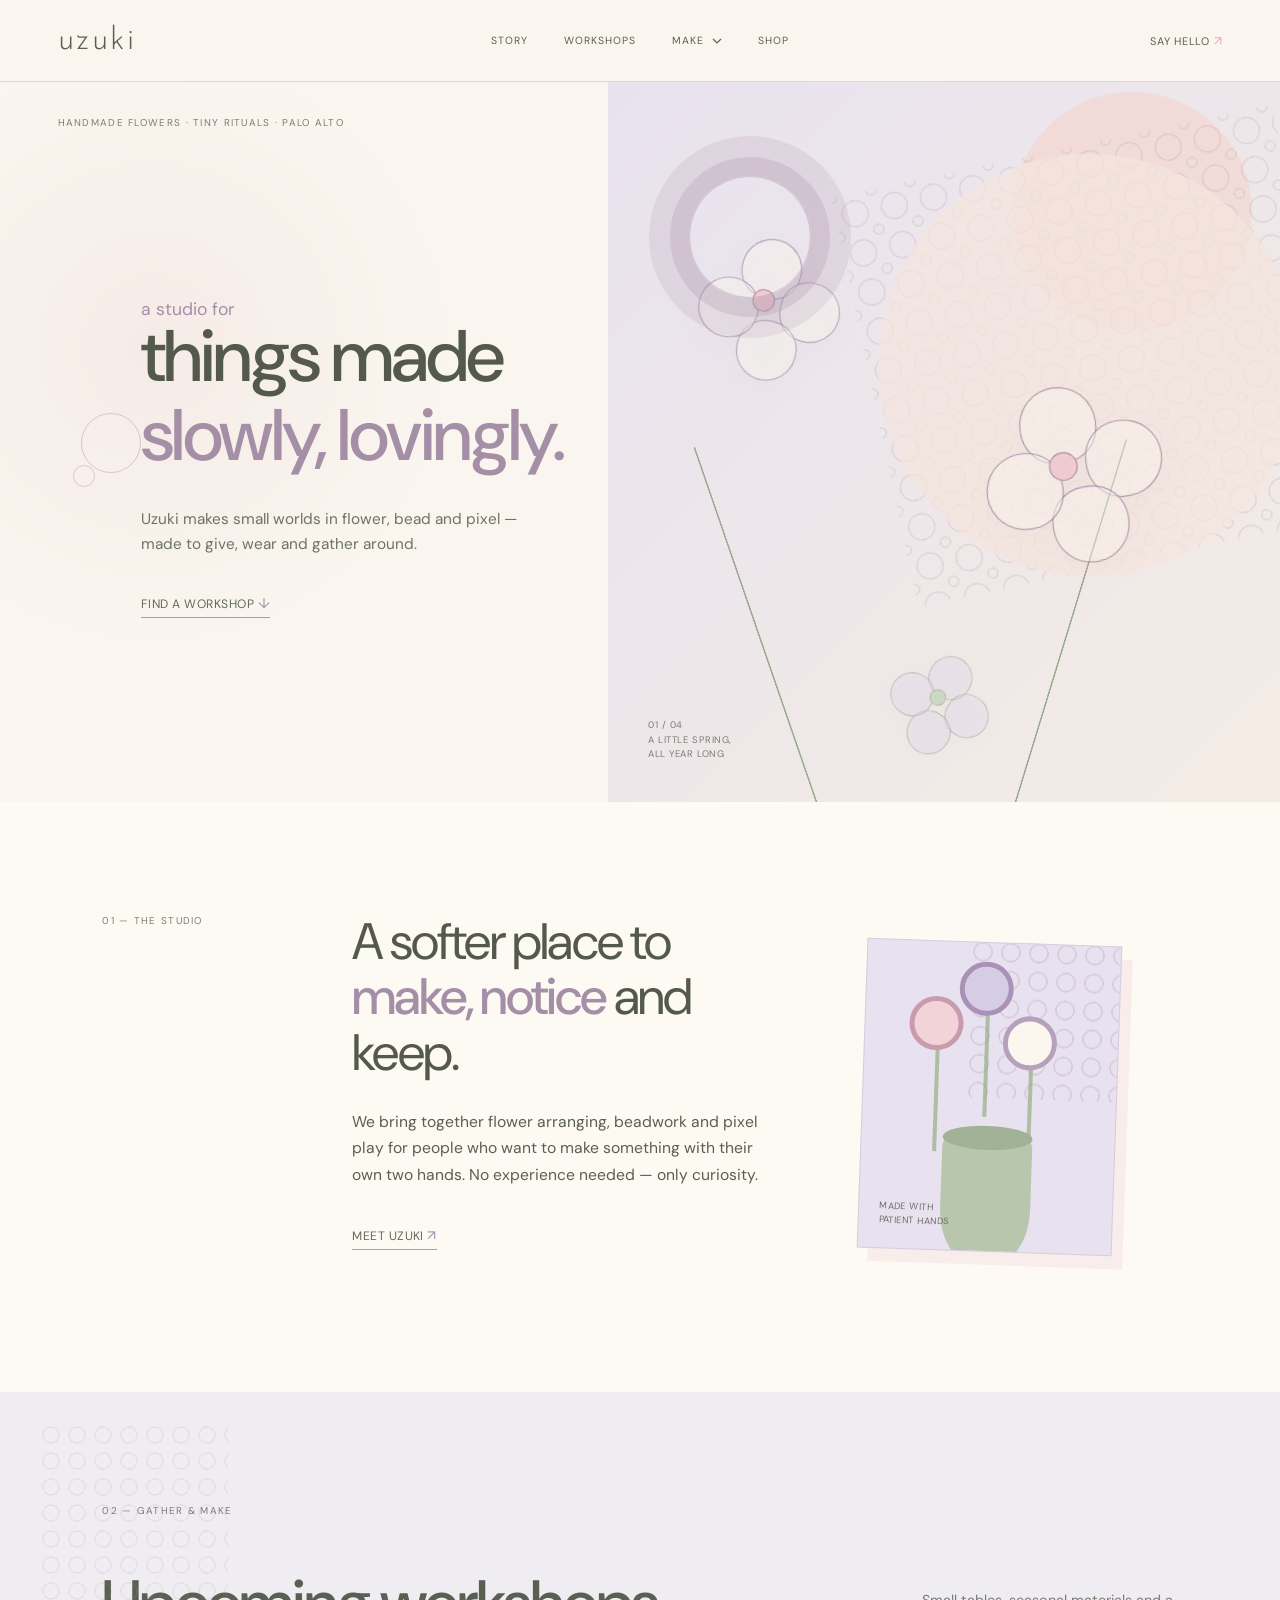
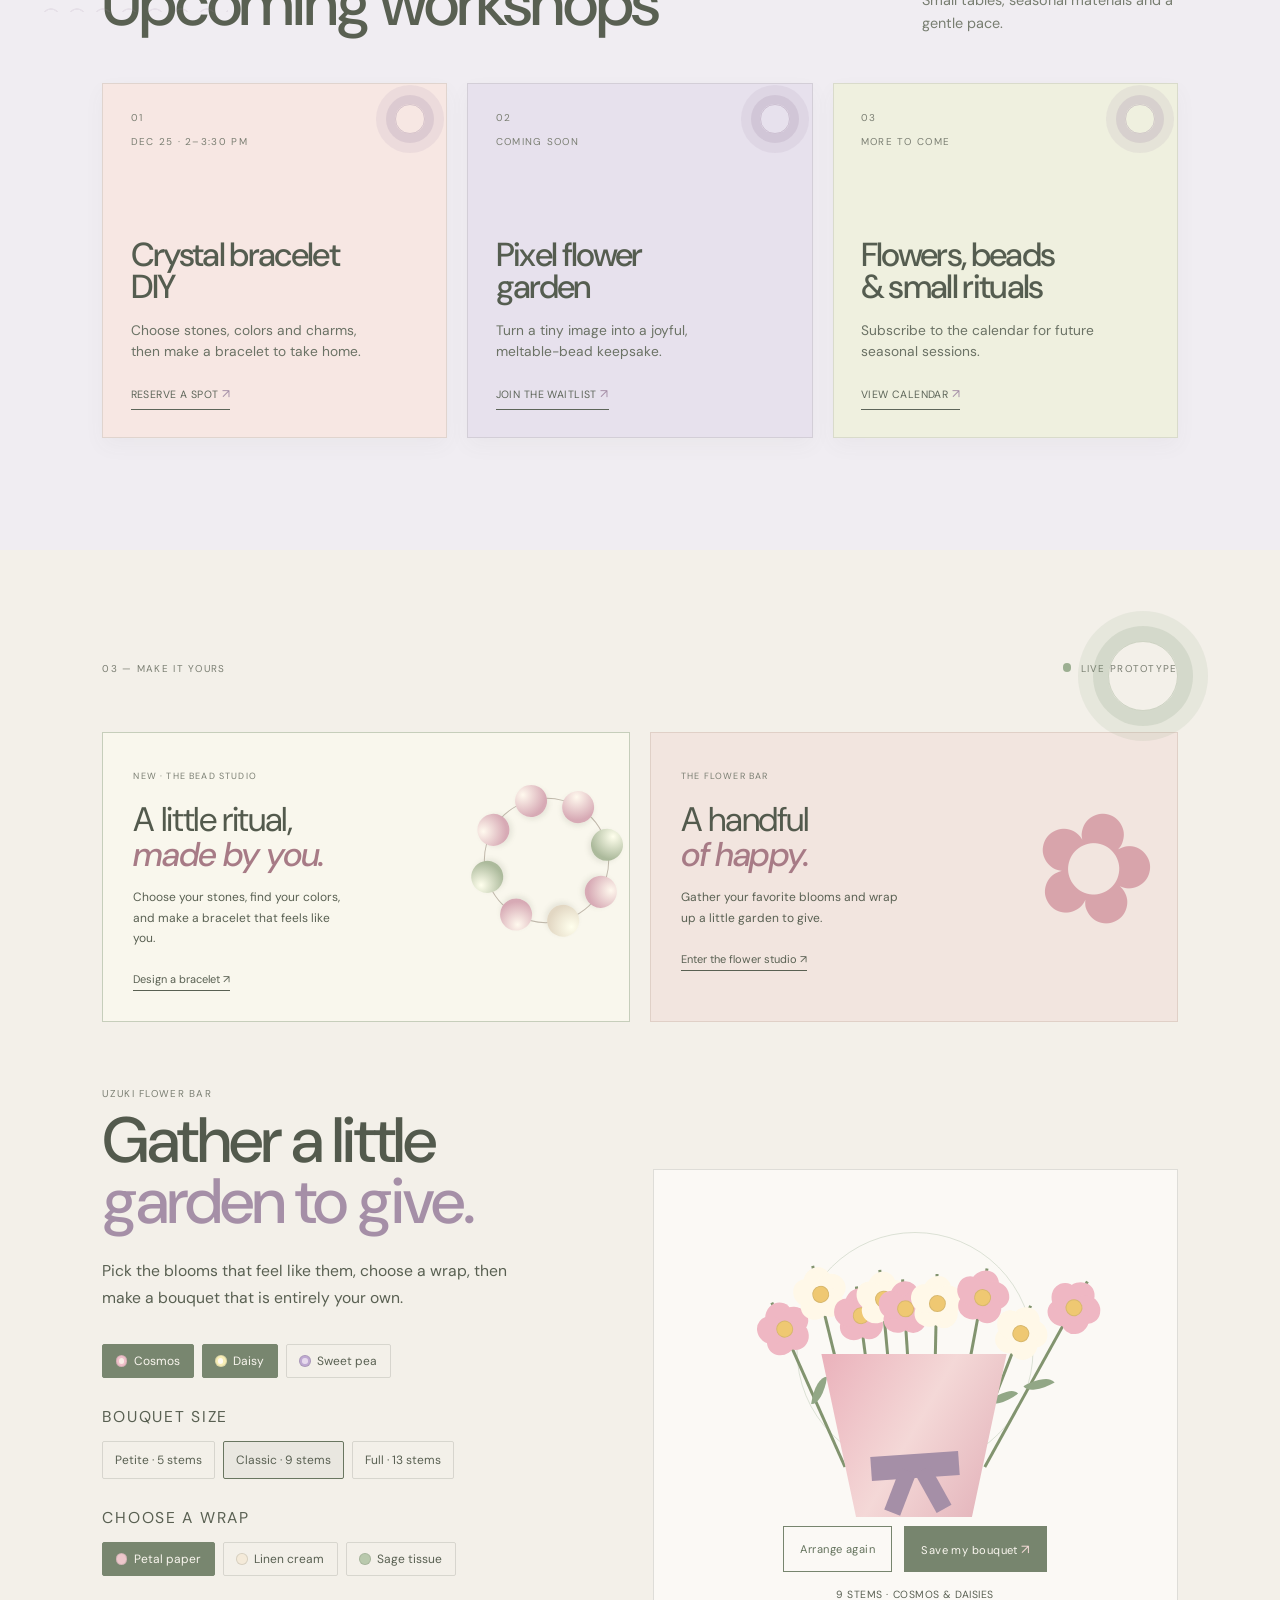
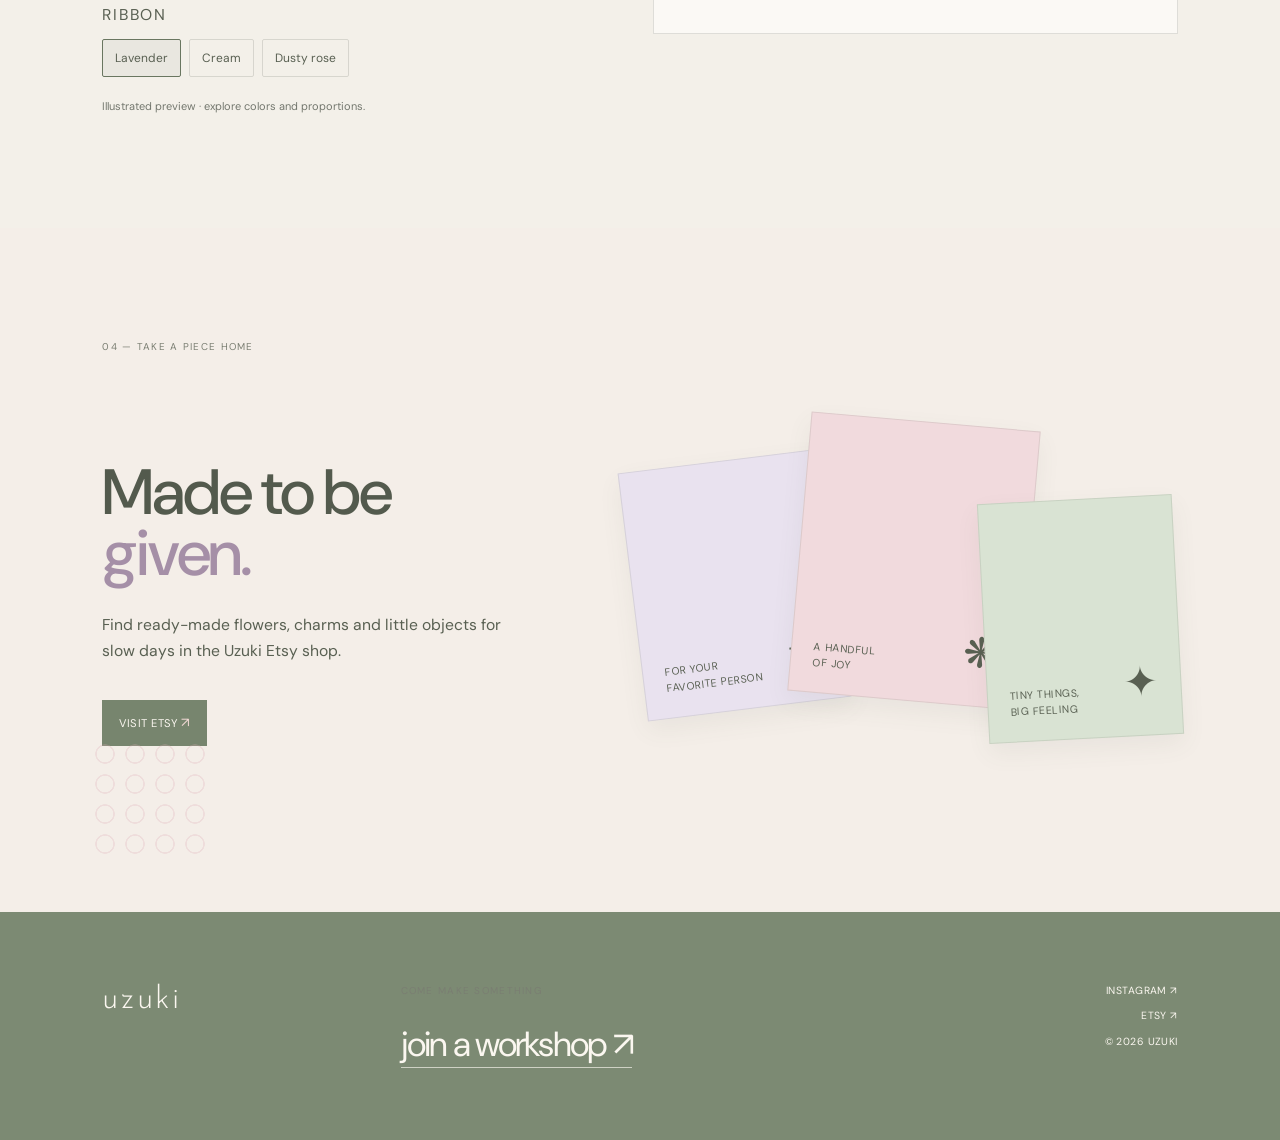
<file: index.html>
<!doctype html>
<html lang="en">
  <head>
    <meta charset="UTF-8" />
    <meta name="viewport" content="width=device-width, initial-scale=1.0" />
    <meta
      name="description"
      content="Uzuki — handmade flowers, quiet rituals, and playful workshops."
    />
    <title>Uzuki — Handmade Flowers &amp; Small Rituals</title>
    <link rel="icon" type="image/svg+xml" sizes="any" href="favicon.svg" />
    <link rel="preconnect" href="https://fonts.googleapis.com" />
    <link rel="preconnect" href="https://fonts.gstatic.com" crossorigin />
    <link
      href="https://fonts.googleapis.com/css2?family=DM+Sans:opsz,wght@9..40,400;9..40,500;9..40,600&family=Josefin+Sans:wght@300&display=swap"
      rel="stylesheet"
    />
    <link rel="stylesheet" href="styles.css?v=make-menu-1" />
    <script src="script.js?v=make-menu-1" defer></script>
  </head>
  <body>
    <header class="site-header">
      <a class="wordmark" href="#top" aria-label="Uzuki home">uzuki</a>
      <button class="menu-toggle" aria-expanded="false" aria-controls="site-nav">Menu</button>
      <nav id="site-nav" class="site-nav" aria-label="Main navigation">
        <a href="#story">Story</a>
        <a href="#workshops">Workshops</a>
        <details class="make-dropdown">
          <summary>Make <svg width="10" height="6" viewBox="0 0 10 6" fill="none" aria-hidden="true"><path d="m1 1 4 4 4-4" stroke="currentColor" stroke-width="1.2"/></svg></summary>
          <div class="make-menu">
            <span class="make-menu-caption">A little space to create</span>
            <a href="bracelet.html"><span>Crystal Bracelet<small>Choose your beads. Find your rhythm.</small></span><span aria-hidden="true">↗</span></a>
            <a href="bouquet.html"><span>Flower Bouquet<small>Gather a little garden of your own.</small></span><span aria-hidden="true">↗</span></a>
          </div>
        </details>
        <a href="#shop">Shop</a>
      </nav>
      <a class="header-note" href="#contact">Say hello <span>↗</span></a>
    </header>

    <main id="top">
      <section class="hero" aria-labelledby="hero-title">
        <p class="eyebrow">Handmade flowers · tiny rituals · Palo Alto</p>
        <div class="hero-copy">
          <p class="hero-kicker">a studio for</p>
          <h1 id="hero-title">things made<br /><em>slowly, lovingly.</em></h1>
          <p class="hero-intro">
            Uzuki makes small worlds in flower, bead and pixel — made to give,
            wear and gather around.
          </p>
          <a class="text-link" href="#workshops">Find a workshop <span>↓</span></a>
        </div>
        <div class="hero-art" aria-hidden="true">
          <div class="sun"></div>
          <div class="stem stem-one"></div>
          <div class="stem stem-two"></div>
          <div class="flower flower-one"><i></i><i></i><i></i><i></i><b></b></div>
          <div class="flower flower-two"><i></i><i></i><i></i><i></i><b></b></div>
          <div class="flower flower-three"><i></i><i></i><i></i><i></i><b></b></div>
          <span class="art-caption">01 / 04<br />a little spring,<br />all year long</span>
        </div>
      </section>

      <section id="story" class="story section">
        <div class="section-label">01 — The studio</div>
        <div class="story-copy">
          <p class="display-text">A softer place to <em>make, notice</em> and keep.</p>
          <p>
            We bring together flower arranging, beadwork and pixel play for
            people who want to make something with their own two hands. No
            experience needed — only curiosity.
          </p>
          <a class="text-link" href="#contact">Meet Uzuki <span>↗</span></a>
        </div>
        <div class="story-object" aria-label="Abstract handmade flower illustration">
          <div class="vase"></div>
          <div class="vase-flower vf-one"></div>
          <div class="vase-flower vf-two"></div>
          <div class="vase-flower vf-three"></div>
          <span>made with<br />patient hands</span>
        </div>
      </section>

      <section id="workshops" class="workshops section">
        <div class="section-label">02 — Gather &amp; make</div>
        <div class="section-heading">
          <h2>Upcoming workshops</h2>
          <p>Small tables, seasonal materials and a gentle pace.</p>
        </div>
        <div class="workshop-list">
          <article class="workshop-card peach">
            <p class="card-number">01</p>
            <p class="workshop-date">DEC 25 · 2–3:30 PM</p>
            <h3>Crystal bracelet<br />DIY</h3>
            <p>Choose stones, colors and charms, then make a bracelet to take home.</p>
            <a href="https://luma.com/hozuw85f" target="_blank" rel="noreferrer" aria-label="Reserve a spot for Crystal Bracelet DIY on Luma">Reserve a spot <span>↗</span></a>
          </article>
          <article class="workshop-card lavender">
            <p class="card-number">02</p>
            <p class="workshop-date">COMING SOON</p>
            <h3>Pixel flower<br />garden</h3>
            <p>Turn a tiny image into a joyful, meltable-bead keepsake.</p>
            <a href="#contact" aria-label="Join the waitlist for Pixel flower garden">Join the waitlist <span>↗</span></a>
          </article>
          <article class="workshop-card butter">
            <p class="card-number">03</p>
            <p class="workshop-date">MORE TO COME</p>
            <h3>Flowers, beads<br />&amp; small rituals</h3>
            <p>Subscribe to the calendar for future seasonal sessions.</p>
            <a href="https://lu.ma/uzuki" target="_blank" rel="noreferrer" aria-label="View the Uzuki Workshops calendar on Luma">View calendar <span>↗</span></a>
          </article>
        </div>
      </section>

      <section id="make" class="bouquet-lab section" aria-labelledby="bouquet-title">
        <div class="lab-topline">
          <div class="section-label">03 — Make it yours</div>
          <p class="lab-status"><span></span> Live prototype</p>
        </div>
        <div class="make-entry-grid">
          <a class="make-entry bracelet-entry" href="bracelet.html">
            <span class="eyebrow">New · The bead studio</span>
            <h3>A little ritual,<br /><em>made by you.</em></h3>
            <p>Choose your stones, find your colors, and make a bracelet that feels like you.</p>
            <span class="entry-cta">Design a bracelet ↗</span>
            <span class="entry-beads" aria-hidden="true"><i></i><i></i><i></i><i></i><i></i><i></i><i></i><i></i></span>
          </a>
          <a class="make-entry flower-entry" href="bouquet.html">
            <span class="eyebrow">The flower bar</span>
            <h3>A handful<br /><em>of happy.</em></h3>
            <p>Gather your favorite blooms and wrap up a little garden to give.</p>
            <span class="entry-cta">Enter the flower studio ↗</span>
            <span class="entry-flower" aria-hidden="true">✿</span>
          </a>
        </div>
        <div class="lab-grid" id="flower-builder">
          <div class="lab-copy">
            <p class="eyebrow">Uzuki flower bar</p>
            <h2 id="bouquet-title">Gather a little<br /><em>garden to give.</em></h2>
            <p>
              Pick the blooms that feel like them, choose a wrap, then make a
              bouquet that is entirely your own.
            </p>
            <div class="flower-picker" role="group" aria-label="Choose flowers for your bouquet">
              <button class="flower-choice active" data-flower="cosmos" aria-pressed="true">
                <span class="mini-flower cosmos"></span> Cosmos
              </button>
              <button class="flower-choice active" data-flower="daisy" aria-pressed="true">
                <span class="mini-flower daisy"></span> Daisy
              </button>
              <button class="flower-choice" data-flower="sweetpea" aria-pressed="false">
                <span class="mini-flower sweetpea"></span> Sweet pea
              </button>
            </div>
            <p class="wrap-label">Bouquet size</p>
            <div class="size-picker" role="group" aria-label="Bouquet size"><button class="size-choice" data-size="5" aria-pressed="false">Petite · 5 stems</button><button class="size-choice active" data-size="9" aria-pressed="true">Classic · 9 stems</button><button class="size-choice" data-size="13" aria-pressed="false">Full · 13 stems</button></div>
            <p class="wrap-label">Choose a wrap</p>
            <div class="wrap-picker" role="group" aria-label="Choose bouquet wrapping">
              <button class="wrap-choice active" data-wrap="petal" aria-pressed="true"><span></span> Petal paper</button>
              <button class="wrap-choice" data-wrap="linen" aria-pressed="false"><span></span> Linen cream</button>
              <button class="wrap-choice" data-wrap="sage" aria-pressed="false"><span></span> Sage tissue</button>
            </div>
            <p class="wrap-label">Ribbon</p>
            <div class="ribbon-picker" role="group" aria-label="Ribbon color"><button class="ribbon-choice active" data-ribbon="lavender" aria-pressed="true">Lavender</button><button class="ribbon-choice" data-ribbon="cream" aria-pressed="false">Cream</button><button class="ribbon-choice" data-ribbon="rose" aria-pressed="false">Dusty rose</button></div>
            <p class="bouquet-disclaimer">Illustrated preview · explore colors and proportions.</p>
          </div>
          <div class="bouquet-maker">
            <div class="bouquet-frame" aria-live="polite">
              <div id="bouquet" class="bouquet" aria-label="Your selected bouquet"></div>
              <div id="bouquet-wrap" class="bouquet-wrap petal" aria-hidden="true"></div>
              <div class="bouquet-ribbon" aria-hidden="true"></div>
            </div>
            <div class="maker-actions">
              <button id="shuffle-button" class="button-secondary">Arrange again</button>
              <button id="save-button" class="button-primary">Save my bouquet <span>↗</span></button>
            </div>
            <p id="design-note" class="design-note" role="status">A soft posy of cosmos &amp; daisies</p>
          </div>
        </div>
      </section>

      <section id="shop" class="shop section">
        <div class="section-label">04 — Take a piece home</div>
        <div class="shop-layout">
          <div>
            <h2>Made to be<br /><em>given.</em></h2>
            <p>
              Find ready-made flowers, charms and little objects for slow days
              in the Uzuki Etsy shop.
            </p>
            <a class="button-primary" href="https://www.etsy.com/shop/UzukiFlowers" target="_blank" rel="noreferrer">Visit Etsy <span>↗</span></a>
          </div>
          <div class="product-stack" aria-label="Three abstract product cards">
            <div class="product product-one"><span>for your<br />favorite person</span><b>✳</b></div>
            <div class="product product-two"><span>a handful<br />of joy</span><b>❋</b></div>
            <div class="product product-three"><span>tiny things,<br />big feeling</span><b>✦</b></div>
          </div>
        </div>
      </section>
    </main>

    <footer id="contact" class="site-footer">
      <p class="footer-mark">uzuki</p>
      <div>
        <p class="eyebrow">Come make something</p>
        <a class="footer-email" href="https://lu.ma/uzuki" target="_blank" rel="noreferrer">join a workshop ↗</a>
      </div>
      <div class="footer-links">
        <a href="https://instagram.com" target="_blank" rel="noreferrer">Instagram ↗</a>
        <a href="https://www.etsy.com/shop/UzukiFlowers" target="_blank" rel="noreferrer">Etsy ↗</a>
        <span>© <span id="year"></span> Uzuki</span>
      </div>
    </footer>
  </body>
</html>
</file>
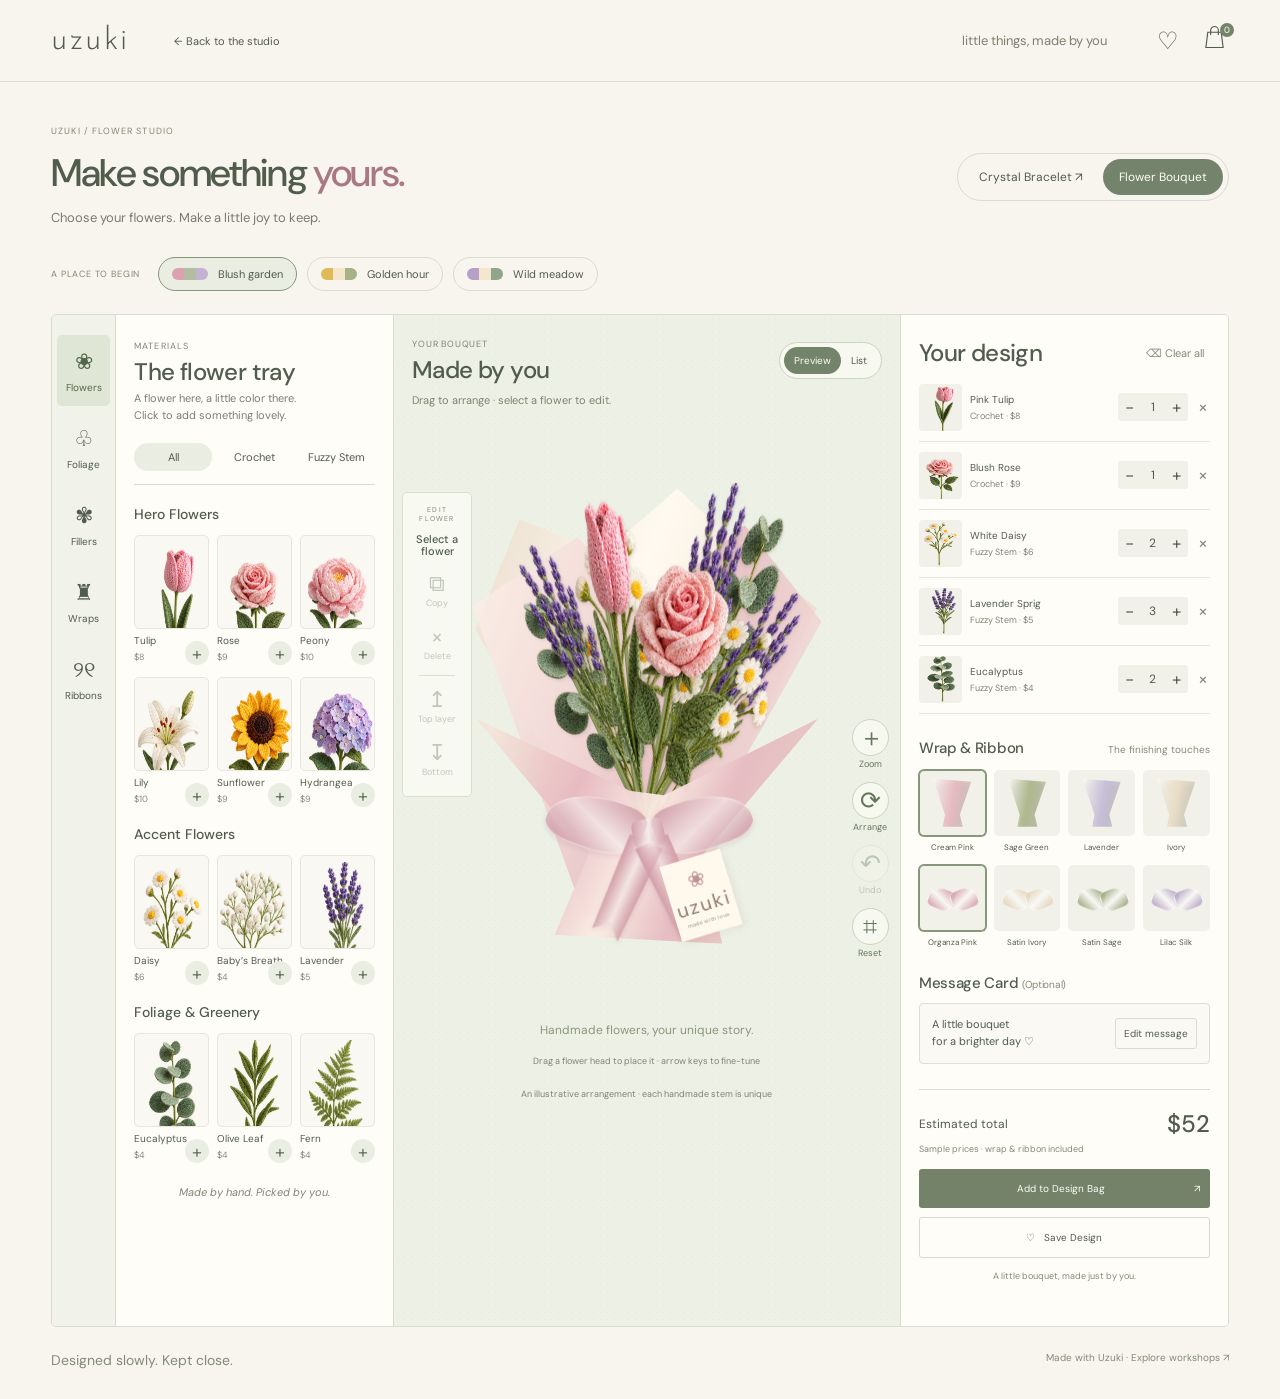
<file: bouquet.html>
<!doctype html>
<html lang="en"><head><meta charset="utf-8"><meta name="viewport" content="width=device-width,initial-scale=1"><meta name="description" content="Build a little bouquet, entirely your own. Choose handmade flowers, wrapping and a personal note in the Uzuki flower studio."><title>Build Your Bouquet — Uzuki</title><link rel="icon" href="favicon.svg"><link rel="preconnect" href="https://fonts.googleapis.com"><link rel="preconnect" href="https://fonts.gstatic.com" crossorigin><link href="https://fonts.googleapis.com/css2?family=DM+Sans:wght@400;500;600&family=Josefin+Sans:wght@300&display=swap" rel="stylesheet"><link rel="stylesheet" href="bouquet.css"><link rel="stylesheet" href="bouquet-studio.css"><script src="bouquet.js" defer></script></head>
<body class="bouquet-studio"><header class="studio-header"><a class="wordmark" href="index.html" aria-label="Uzuki home">uzuki</a><a class="back-link" href="index.html#make">← Back to the studio</a><span class="header-caption">little things, made by you</span><div class="header-actions"><button id="load-design" aria-label="Load saved bouquet" title="Load saved bouquet">♡</button><button id="open-bag" aria-label="Open design bag" title="Design bag"><svg width="23" height="26" viewBox="0 0 24 26" fill="none" stroke="currentColor" stroke-width="1.2" aria-hidden="true"><path d="M5 8h14l2 16H3L5 8Z"/><path d="M8 11V6a4 4 0 0 1 8 0v5"/></svg><span id="bag-count">0</span></button></div></header><main class="studio-main"><div class="studio-intro"><div><p class="eyebrow">UZUKI / FLOWER STUDIO</p><h1>Make something <em>yours.</em></h1><p>Choose your flowers. Make a little joy to keep.</p></div><nav class="craft-switch" aria-label="Choose your craft"><a href="bracelet.html">Crystal Bracelet ↗</a><a href="bouquet.html" aria-current="page">Flower Bouquet</a></nav></div><div class="inspirations"><span class="eyebrow">A PLACE TO BEGIN</span><div><button data-preset="blush" aria-pressed="true"><span class="preset-colors blush"></span>Blush garden</button><button data-preset="sunshine" aria-pressed="false"><span class="preset-colors sunshine"></span>Golden hour</button><button data-preset="meadow" aria-pressed="false"><span class="preset-colors meadow"></span>Wild meadow</button></div></div><div class="workbench"><nav class="categories" aria-label="Flower categories"><button data-category="all" aria-pressed="true"><span>❀</span>Flowers</button><button data-category="foliage" aria-pressed="false"><span>♧</span>Foliage</button><button data-category="accent" aria-pressed="false"><span>✾</span>Fillers</button><button data-jump="wrap-options"><span>♜</span>Wraps</button><button data-jump="ribbon-options"><span>୨୧</span>Ribbons</button><div class="rail-note">a little joy,<br>stem by stem<span>❀</span></div></nav>
<section class="catalog" aria-labelledby="catalog-title"><span class="eyebrow">MATERIALS</span><h2 id="catalog-title">The flower tray</h2><p class="intro">A flower here, a little color there.<br>Click to add something lovely.</p><div class="material-tabs" aria-label="Flower material"><button data-material="all" aria-pressed="true">All</button><button data-material="Crochet" aria-pressed="false">Crochet</button><button data-material="Fuzzy Stem" aria-pressed="false">Fuzzy Stem</button></div><div id="catalog"></div><p class="catalog-note">Made by hand. Picked by you.</p></section>
<section class="preview" aria-labelledby="preview-title"><div class="preview-heading"><div><span class="eyebrow">YOUR BOUQUET</span><h2 id="preview-title">Made by you</h2></div><div class="view-toggle"><button data-view="preview" aria-pressed="true">Preview</button><button data-view="list" aria-pressed="false">List</button></div></div><p class="handwritten subtitle">Drag to arrange · select a flower to edit.</p><div class="stage" id="stage"><div class="arrangement" id="arrangement"><div class="paper paper-back"></div><div class="paper paper-side"></div><div id="stems"></div><div class="paper paper-front"></div><div class="ribbon"><i></i><i></i><b></b><span></span><span></span></div><div class="gift-tag">❀<strong>uzuki</strong><small>made with love</small></div></div><p id="empty-stage" hidden>Your little garden starts with one flower.</p><div class="stem-tools" role="group" aria-label="Selected flower tools"><span class="stem-tools-title">EDIT FLOWER</span><strong id="stem-tools-name">Select a flower</strong><button data-stem-action="copy" aria-label="Copy selected flower" disabled><span aria-hidden="true">⧉</span>Copy</button><button data-stem-action="delete" aria-label="Delete selected flower" disabled><span aria-hidden="true">×</span>Delete</button><span class="stem-tools-divider"></span><button data-stem-action="front" aria-label="Bring selected flower to top layer" disabled><span aria-hidden="true">↥</span>Top layer</button><button data-stem-action="back" aria-label="Send selected flower to bottom layer" disabled><span aria-hidden="true">↧</span>Bottom</button></div><div class="stage-tools"><button id="zoom" aria-label="Zoom bouquet" title="Zoom">＋<small>Zoom</small></button><button id="shuffle" aria-label="Rearrange bouquet" title="Rearrange">⟳<small>Arrange</small></button><button id="undo-arrange" aria-label="Undo arrangement change" title="Undo arrangement change" disabled>↶<small>Undo</small></button><button id="reset" aria-label="Reset bouquet to starting design" title="Reset">⌗<small>Reset</small></button></div></div><div id="preview-list" hidden></div><p class="handwritten stage-caption">Handmade flowers, your unique story.</p><p id="arrange-help" class="arrange-help">Drag a flower head to place it · arrow keys to fine-tune</p><p class="preview-note">An illustrative arrangement · each handmade stem is unique</p></section>
<aside class="details"><div class="section-heading"><h2>Your design</h2><button id="clear">⌫ <span>Clear all</span></button></div><div id="selection"></div><section class="finishes"><div class="section-heading"><h3>Wrap &amp; Ribbon</h3><span class="muted">The finishing touches</span></div><div id="wrap-options" class="swatches" aria-label="Choose wrapping"></div><div id="ribbon-options" class="swatches" aria-label="Choose ribbon"></div></section><section class="message-section"><h3>Message Card <span class="muted">(Optional)</span></h3><div class="message-preview"><p class="handwritten" id="message-preview"></p><button id="edit-message">Edit message</button></div></section><div class="checkout"><div class="total"><span>Estimated total</span><strong id="total"></strong></div><p class="price-note">Sample prices · wrap &amp; ribbon included</p><button class="primary" id="add-bag">Add to Design Bag <span>↗</span></button><button class="secondary" id="save">♡ &nbsp; Save Design</button><p id="status" role="status" aria-live="polite">A little bouquet, made just by you.</p></div></aside></div><footer class="studio-footer"><span>Designed slowly. Kept close.</span><a href="index.html#workshops">Made with Uzuki · Explore workshops ↗</a></footer></main>
<dialog id="message-dialog"><form method="dialog"><button class="dialog-close" aria-label="Close">×</button><span class="eyebrow">A FEW WORDS, FROM THE HEART</span><h2>Your message</h2><label for="message-input">What would you like your card to say?</label><textarea id="message-input" maxlength="180" rows="4"></textarea><button type="button" id="apply-message" class="primary">Keep this message</button></form></dialog><dialog id="bag-dialog"><button class="dialog-close" id="close-bag" aria-label="Close design bag">×</button><span class="eyebrow">SOMETHING LOVELY TO KEEP</span><h2>Your Design Bag</h2><div id="bag-content"></div><p class="muted">Saved on this browser. Bring your design to a workshop to confirm materials and pricing.</p><a class="primary workshop-link" href="index.html#workshops">Explore workshops ↗</a></dialog><noscript>Please enable JavaScript to build your bouquet.</noscript></body></html>
</file>
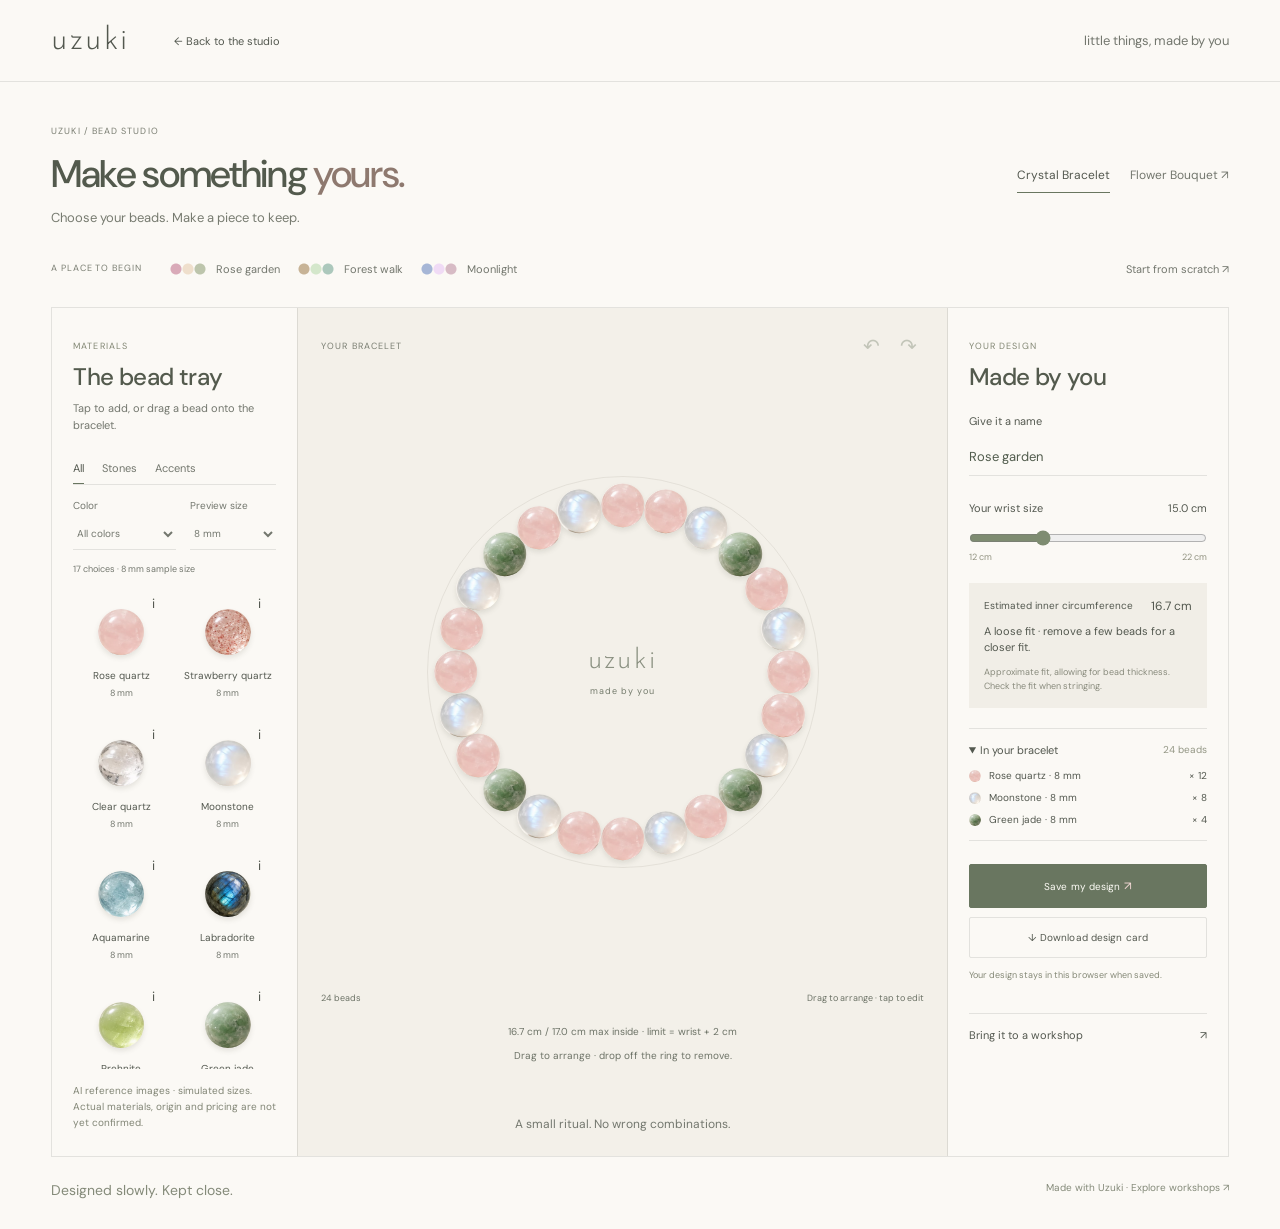
<file: bracelet.html>
<!doctype html>
<html lang="en">
<head>
  <meta charset="utf-8"><meta name="viewport" content="width=device-width, initial-scale=1">
  <meta name="description" content="A little space to make something yours. Design a crystal bracelet with Uzuki, save your creation, and bring it to a workshop.">
  <title>The Bead Studio — Uzuki</title>
  <link rel="icon" type="image/svg+xml" sizes="any" href="favicon.svg" />
  <link rel="preconnect" href="https://fonts.googleapis.com"><link rel="preconnect" href="https://fonts.gstatic.com" crossorigin>
  <link href="https://fonts.googleapis.com/css2?family=DM+Sans:wght@400;500;600&family=Josefin+Sans:wght@300&display=swap" rel="stylesheet">
  <link rel="stylesheet" href="styles.css?v=type-dm-sans"><link rel="stylesheet" href="make.css?v=type-dm-sans">
  <script src="data/beads.js" defer></script>
  <script src="bead-drag.js" defer></script>
  <script src="make.js?v=type-dm-sans" defer></script>
  <script src="mobile-studio.js" defer></script>
</head>
<body class="studio-page">
  <header class="studio-header"><a class="wordmark" href="index.html" aria-label="Uzuki home">uzuki</a><a class="back-link" href="index.html#make">← Back to the studio</a><span class="header-caption">little things, made by you</span></header>
  <main class="studio-main">
    <div class="studio-intro"><div><p class="eyebrow">UZUKI / BEAD STUDIO</p><h1>Make something <em>yours.</em></h1><p>Choose your beads. Make a piece to keep.</p></div><nav class="craft-switch" aria-label="Choose your craft"><a href="bracelet.html" aria-current="page">Crystal Bracelet</a><a href="bouquet.html">Flower Bouquet ↗</a></nav></div>
    <section class="inspiration" aria-label="Starting designs"><span class="eyebrow">A place to begin</span><button data-template="rose"><span class="palette rose-palette"></span>Rose garden</button><button data-template="forest"><span class="palette forest-palette"></span>Forest walk</button><button data-template="moon"><span class="palette moon-palette"></span>Moonlight</button><button data-template="blank" class="blank-template">Start from scratch ↗</button></section>
    <div class="workbench">
      <section class="materials panel" aria-labelledby="materials-heading"><div class="panel-heading"><span class="eyebrow">Materials</span><h2 id="materials-heading">The bead tray</h2><p id="material-help">Tap a bead to add it to your bracelet.</p></div>
        <div class="material-tabs" role="group" aria-label="Material category"><button data-category="all" aria-pressed="true">All</button><button data-category="stone" aria-pressed="false">Stones</button><button data-category="accent" aria-pressed="false">Accents</button></div>
        <div class="tray-filters"><label>Color<select id="color-filter"><option value="all">All colors</option><option value="pink">Pink &amp; red</option><option value="white">White &amp; clear</option><option value="blue">Blue</option><option value="green">Green</option><option value="purple">Purple</option><option value="yellow">Yellow &amp; gold</option><option value="black">Black &amp; brown</option></select></label><label>Preview size<select id="size-filter"><option value="4">4 mm</option><option value="6">6 mm</option><option value="8" selected>8 mm</option><option value="10">10 mm</option></select></label></div><p id="material-results" class="tray-footnote" role="status"></p>
        <div id="material-grid" class="material-grid"></div><p class="tray-footnote">AI reference images · simulated sizes. Actual materials, origin and pricing are not yet confirmed.</p>
      </section>
      <section class="canvas-panel" aria-labelledby="preview-heading"><div class="canvas-top"><h2 id="preview-heading" class="eyebrow">Your bracelet</h2><div class="history-controls"><button id="undo" aria-label="Undo" title="Undo">↶</button><button id="redo" aria-label="Redo" title="Redo">↷</button></div></div>
        <div class="bracelet-stage"><div class="stage-ring"></div><div class="stage-center" aria-hidden="true"><span class="center-wordmark">uzuki</span><span id="center-label">made by you</span></div><div id="bracelet" role="group" aria-label="Bracelet beads. Select a bead to edit it."></div></div>
        <div class="canvas-caption"><span id="bead-count">0 beads</span><span>Drag to arrange · tap to edit</span></div>
        <p class="capacity-hint"><span id="capacity-note"></span> · limit = wrist + 2 cm</p>
        <p id="drag-status" class="drag-hint" role="status" aria-live="polite">Drag to arrange · drop off the ring to remove.</p>
        <div class="edit-tools" id="edit-tools" hidden><p id="selection-label">Add a bead, or select one to edit.</p><div><button id="move-left" aria-label="Move selected bead counterclockwise">← Move</button><button id="move-right" aria-label="Move selected bead clockwise">Move →</button><button id="remove-bead">Remove</button><button id="deselect">Done</button></div></div>
        <p class="canvas-note">A small ritual. No wrong combinations.</p>
      </section>
      <aside class="details panel" aria-labelledby="details-heading"><div class="panel-heading"><span class="eyebrow">Your design</span><h2 id="details-heading">Made by you</h2></div>
        <label class="field-label" for="design-name">Give it a name</label><input id="design-name" maxlength="48" value="Rose garden" autocomplete="off">
        <div class="wrist-heading"><label class="field-label" for="wrist">Your wrist size</label><output id="wrist-value" for="wrist">15.0 cm</output></div><input id="wrist" type="range" min="12" max="22" step="0.5" value="15"><div class="range-labels"><span>12 cm</span><span>22 cm</span></div>
        <div class="fit-card"><div><span>Estimated inner circumference</span><strong id="inner-size">—</strong></div><p id="fit-note"></p><small>Approximate fit, allowing for bead thickness. Check the fit when stringing.</small></div>
        <details class="material-summary" open><summary>In your bracelet <span id="summary-count"></span></summary><ul id="material-list"></ul></details>
        <div class="save-actions"><button id="save-design" class="button-primary">Save my design <span>↗</span></button><button id="export-design" class="button-secondary">↓ Download design card</button><p id="save-status" role="status" aria-live="polite">Your design stays in this browser when saved.</p></div>
        <a class="workshop-link" href="https://luma.com/hozuw85f" target="_blank" rel="noreferrer">Bring it to a workshop <span>↗</span></a>
      </aside>
    </div>
    <footer class="studio-footer"><span>Designed slowly. Kept close.</span><a href="index.html#workshops">Made with Uzuki · Explore workshops ↗</a></footer>
  </main>
  <div class="mobile-dock"><span>Tap to add · drag to arrange</span><button id="open-design-details" aria-haspopup="dialog" aria-controls="design-details-sheet">Your design ↗</button></div>
  <dialog id="design-details-sheet" aria-labelledby="details-heading"><button id="close-design-details" aria-label="Close design details" autofocus>×</button><div id="mobile-details-slot"></div></dialog>
  <dialog id="bead-info" aria-labelledby="info-title" aria-describedby="info-description">
    <button id="close-info" aria-label="Close bead details" autofocus>×</button>
    <div id="info-image"></div><p class="eyebrow">Meet your materials</p><h2 id="info-title"></h2><p id="info-subtitle"></p><p id="info-description"></p>
    <dl><dt>Design intention</dt><dd id="info-intention"></dd><dt>Try pairing with</dt><dd id="info-pairing"></dd><dt>Origin &amp; material treatment</dt><dd>To be confirmed with the supplier.</dd><dt>Price / g</dt><dd>Not priced yet.</dd></dl>
    <p class="info-disclaimer">Intentions are Uzuki styling prompts, not gemstone properties or health claims. Images and sizes are for visual exploration, not verified inventory.</p>
    <a id="info-source-link" target="_blank" rel="noreferrer">View original AI reference ↗</a>
  </dialog>
  <noscript><p class="noscript-note">Please enable JavaScript to use the bead studio.</p></noscript>
</body>
</html>
</file>
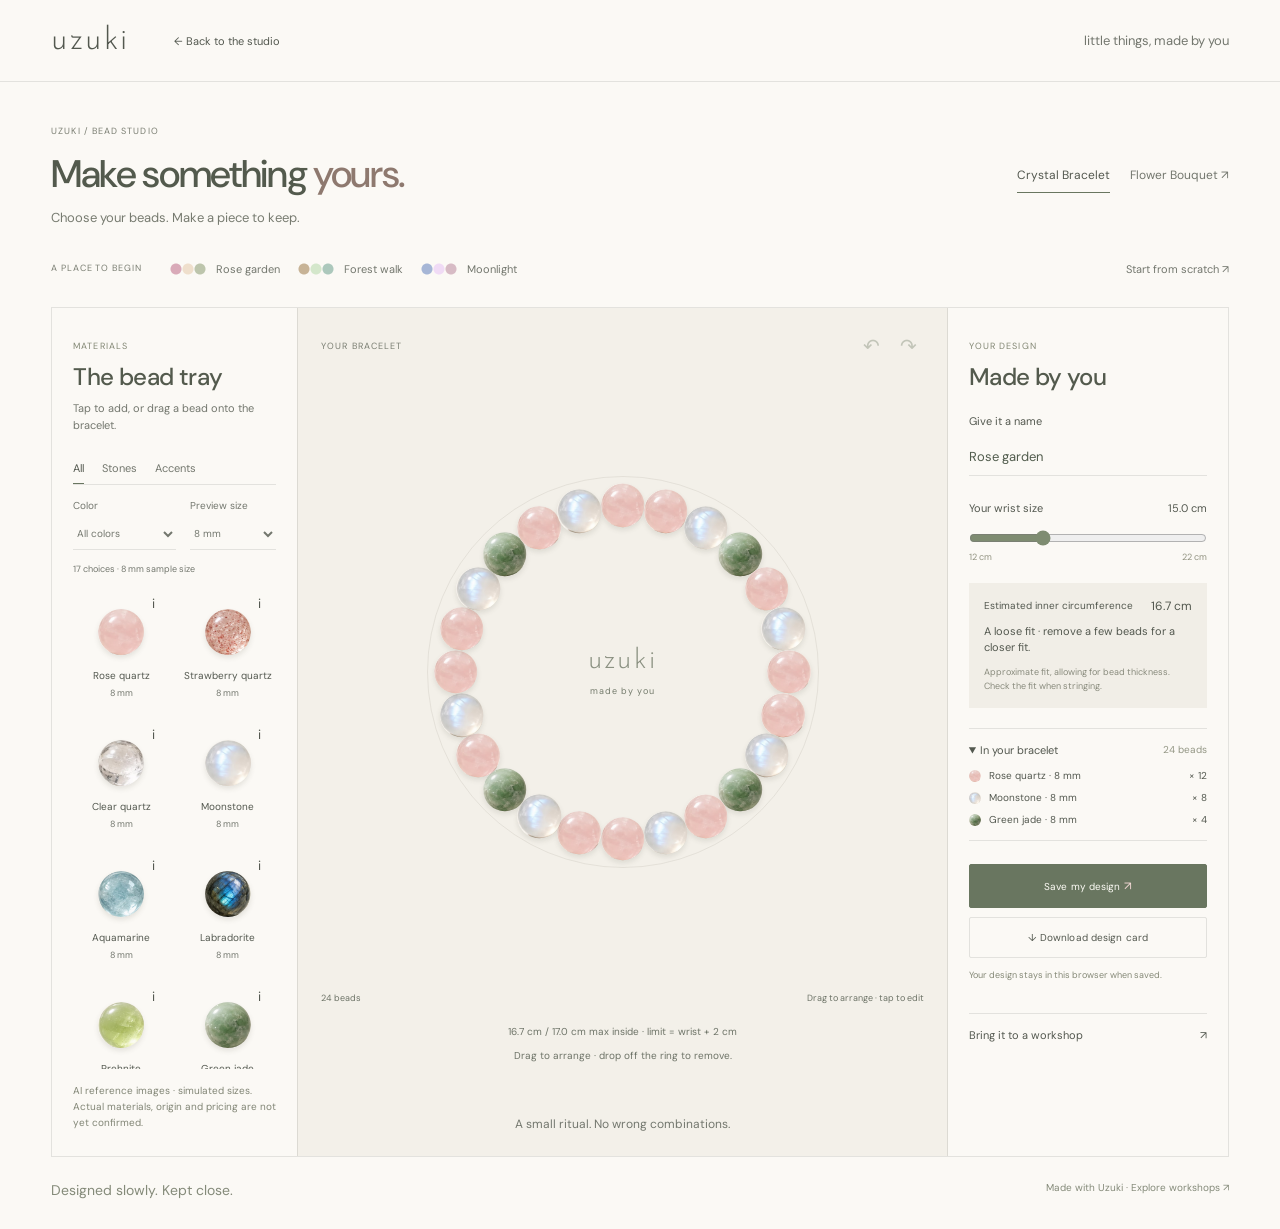
<file: make.html>
<!doctype html>
<html lang="en">
<head>
  <meta charset="utf-8">
  <meta name="viewport" content="width=device-width, initial-scale=1">
  <title>Choose Your Studio — Uzuki</title>
  <script>
    const destination = new URLSearchParams(location.search).get('type') === 'bouquet' ? 'bouquet.html' : 'bracelet.html';
    location.replace(destination + location.hash);
  </script>
</head>
<body>
  <p>The studios have a new home. Make a <a href="bracelet.html">Crystal Bracelet</a> or a <a href="bouquet.html">Flower Bouquet</a>.</p>
</body>
</html>
</file>
<file: styles.css>
:root {
  --ink: #596052;
  --paper: #faf6ef;
  --peach: #f2d9d5;
  --rose: #dcaab4;
  --lavender: #dfd8e8;
  --butter: #eee9d1;
  --leaf: #aebda4;
  --thread: #a58fa7;
  --line: rgba(89, 96, 82, 0.18);
}

* { box-sizing: border-box; }
html { scroll-behavior: smooth; }
body { margin: 0; background: var(--paper); color: var(--ink); font-family: "DM Sans", Arial, sans-serif; }
a { color: inherit; text-decoration: none; }
button { font: inherit; }

.site-header { align-items: center; border-bottom: 1px solid var(--line); display: grid; grid-template-columns: 1fr auto 1fr; min-height: 76px; padding: 0 4.5vw; position: relative; z-index: 10; }
.wordmark, .footer-mark { font-family: 'DM Sans',Arial,sans-serif; font-size: 2rem; letter-spacing: -0.08em; }
.wordmark span, .footer-mark span { color: var(--rose); }
.site-nav { display: flex; gap: 2rem; font-size: .78rem; letter-spacing: .04em; text-transform: uppercase; }
.site-nav a:hover, .header-note:hover, .text-link:hover { color: var(--rose); }
.header-note { justify-self: end; font-size: .82rem; }
.header-note span, .text-link span { color: var(--rose); font-size: 1.15em; }
.menu-toggle { display: none; }

.hero { display: grid; grid-template-columns: minmax(360px, .95fr) 1.05fr; min-height: 755px; overflow: hidden; position: relative; }
.eyebrow, .section-label, .workshop-date, .card-number, .lab-status { font-family: 'DM Sans',Arial,sans-serif; font-size: .69rem; letter-spacing: .09em; line-height: 1.4; text-transform: uppercase; }
.hero > .eyebrow { left: 4.5vw; position: absolute; top: 2.1rem; }
.hero-copy { align-self: center; padding: 7rem 1rem 5rem 12.5vw; }
.hero-kicker { font-family: 'DM Sans',Arial,sans-serif; font-size: 1.25rem; font-style: italic; margin: 0 0 -.15rem; }
h1, h2, h3, p { margin-top: 0; }
h1, h2 { font-family: 'DM Sans',Arial,sans-serif; font-weight: 500; letter-spacing: -.055em; }
h1 { font-size: clamp(3.8rem, 6vw, 6.5rem); line-height: .94; margin-bottom: 2rem; }
h1 em, h2 em, .display-text em { color: var(--rose); font-weight: 500; }
.hero-intro { font-size: 1.02rem; line-height: 1.6; max-width: 26rem; }
.text-link { border-bottom: 1px solid currentColor; display: inline-block; font-family: 'DM Sans',Arial,sans-serif; font-size: .76rem; letter-spacing: .04em; margin-top: 1.35rem; padding-bottom: .32rem; text-transform: uppercase; transition: color .2s; }

.hero-art { background: var(--peach); min-height: 755px; overflow: hidden; position: relative; }
.sun { background: #f6df9b; border-radius: 50%; height: min(33vw, 430px); position: absolute; right: -3%; top: 10%; width: min(33vw, 430px); }
.stem { background: var(--leaf); border-radius: 999px; height: 460px; position: absolute; transform-origin: bottom; width: 6px; }
.stem-one { bottom: -80px; left: 35%; transform: rotate(-19deg); }
.stem-two { bottom: -77px; left: 57%; transform: rotate(17deg); }
.flower { height: 150px; position: absolute; width: 150px; }
.flower i { background: #f9ead2; border-radius: 50% 50% 47% 47%; height: 84px; left: 33px; position: absolute; top: 33px; transform-origin: 42px 42px; width: 84px; }
.flower i:nth-child(1) { transform: rotate(0deg) translateY(-36px); }
.flower i:nth-child(2) { transform: rotate(90deg) translateY(-36px); }
.flower i:nth-child(3) { transform: rotate(180deg) translateY(-36px); }
.flower i:nth-child(4) { transform: rotate(270deg) translateY(-36px); }
.flower b { background: #da9d7e; border: 4px solid #c47761; border-radius: 50%; height: 43px; left: 54px; position: absolute; top: 54px; width: 43px; z-index: 1; }
.flower-one { left: 12%; top: 20%; transform: scale(.9) rotate(15deg); }
.flower-two { right: 21%; top: 43%; transform: scale(1.15) rotate(-8deg); }
.flower-three { bottom: 4%; left: 38%; transform: scale(.65) rotate(33deg); }
.flower-three i { background: #e48f9c; }
.flower-three b { background: #f3cd73; border-color: #d4a95a; }
.art-caption { bottom: 2.5rem; font-family: 'DM Sans',Arial,sans-serif; font-size: .67rem; left: 2.5rem; letter-spacing: .06em; line-height: 1.55; position: absolute; text-transform: uppercase; }

.section { padding: 7rem 8vw; }
.section-label { margin-bottom: 3.5rem; }
.story { background: #f8f4ef; display: grid; gap: 4rem; grid-template-columns: .5fr 1.2fr .85fr; min-height: 590px; }
.story-copy { max-width: 34rem; }
.display-text { font-family: 'DM Sans',Arial,sans-serif; font-size: clamp(2.3rem, 4vw, 4.35rem); letter-spacing: -.055em; line-height: .98; margin-bottom: 1.8rem; }
.story-copy > p:not(.display-text), .shop-layout > div > p, .lab-copy > p:not(.eyebrow) { font-size: .98rem; line-height: 1.7; max-width: 26rem; }
.story-object { align-self: center; background: var(--butter); height: 310px; overflow: hidden; position: relative; transform: rotate(4deg); width: 255px; }
.story-object span { bottom: 1.25rem; font-family: 'DM Sans',Arial,sans-serif; font-size: .65rem; left: 1.25rem; letter-spacing: .05em; line-height: 1.5; position: absolute; text-transform: uppercase; }
.vase { background: #bc766a; border-radius: 12px 12px 43% 43%; bottom: -15px; height: 130px; left: 81px; position: absolute; width: 90px; }
.vase::before { background: #a9645d; border-radius: 50%; content: ""; height: 24px; left: 0; position: absolute; top: -10px; width: 90px; }
.vase-flower { background: #e8a9a4; border: 5px solid #ca817f; border-radius: 50%; height: 54px; position: absolute; width: 54px; }
.vase-flower::after { background: var(--leaf); content: ""; height: 105px; left: 22px; position: absolute; top: 45px; width: 4px; z-index: -1; }
.vf-one { left: 44px; top: 55px; }.vf-two { background: #f8e8cf; left: 138px; top: 72px; }.vf-three { background: #d9a9bf; left: 93px; top: 19px; }

.workshops { background: var(--ink); color: var(--paper); }
.workshops .section-label { color: rgba(247,242,234,.62); }
.section-heading { align-items: end; display: flex; justify-content: space-between; margin-bottom: 3rem; }
.section-heading h2, .shop h2, .bouquet-lab h2 { font-size: clamp(3rem, 5vw, 5.4rem); line-height: .95; margin: 0; }
.section-heading p { color: rgba(247,242,234,.72); font-size: .9rem; line-height: 1.6; margin: 0; max-width: 16rem; }
.workshop-list { display: grid; gap: 1.25rem; grid-template-columns: repeat(3, 1fr); }
.workshop-card { color: var(--ink); display: flex; flex-direction: column; min-height: 345px; padding: 1.7rem; }
.workshop-card.peach { background: var(--peach); }.workshop-card.lavender { background: var(--lavender); }.workshop-card.butter { background: var(--butter); }
.workshop-card h3 { font-family: 'DM Sans',Arial,sans-serif; font-size: 2rem; font-weight: 500; letter-spacing: -.05em; line-height: .98; margin: auto 0 1rem; }
.workshop-card > p:not(.card-number):not(.workshop-date) { font-size: .86rem; line-height: 1.55; margin-bottom: 1.4rem; max-width: 15rem; }
.workshop-card a { border-bottom: 1px solid currentColor; font-family: 'DM Sans',Arial,sans-serif; font-size: .66rem; letter-spacing: .04em; padding-bottom: .4rem; text-transform: uppercase; width: fit-content; }
.workshop-card a span { color: var(--rose); font-size: 1.2em; }

.bouquet-lab { background: #e5e5d7; }
.lab-topline { display: flex; justify-content: space-between; }.lab-status span { background: #729966; border-radius: 50%; display: inline-block; height: .52rem; margin-right: .3rem; width: .52rem; }
.lab-grid { align-items: center; display: grid; gap: 5vw; grid-template-columns: 1fr 1.08fr; }
.bouquet-lab h2 { margin: .4rem 0 1.6rem; }
.maker-actions { display: flex; gap: .75rem; justify-content: center; margin-top: .6rem; }.button-primary, .button-secondary { border: 1px solid var(--ink); cursor: pointer; display: inline-block; font-family: 'DM Sans',Arial,sans-serif; font-size: .7rem; letter-spacing: .04em; padding: .85rem 1rem; text-transform: uppercase; }.button-primary { background: var(--ink); color: var(--paper); }.button-primary span { color: var(--peach); font-size: 1.2em; }.button-secondary { background: transparent; color: var(--ink); }.button-primary:hover { background: var(--rose); border-color: var(--rose); }.button-secondary:hover { background: rgba(37,50,41,.08); }
.design-note { font-family: 'DM Sans',Arial,sans-serif; font-size: .65rem; letter-spacing: .05em; margin: 1rem 0 0; text-align: center; text-transform: uppercase; }

.shop { background: var(--peach); }.shop-layout { align-items: center; display: grid; gap: 6vw; grid-template-columns: .85fr 1.15fr; }.shop h2 { margin-bottom: 1.7rem; }.shop .button-primary { margin-top: 1.2rem; }.product-stack { height: 390px; position: relative; }.product { align-items: end; box-shadow: 0 12px 25px rgba(37,50,41,.1); display: flex; font-family: 'DM Sans',Arial,sans-serif; font-size: .66rem; justify-content: space-between; letter-spacing: .05em; line-height: 1.5; padding: 1.35rem; position: absolute; text-transform: uppercase; }.product b { font-family: 'DM Sans',Arial,sans-serif; font-size: 2.6rem; font-weight: 500; }.product-one { background: var(--butter); height: 250px; left: 5%; top: 13%; transform: rotate(-7deg); width: 205px; }.product-two { background: #d6c8e3; height: 280px; left: 34%; top: 3%; transform: rotate(5deg); width: 230px; }.product-three { background: #9eb493; height: 240px; right: 0; top: 23%; transform: rotate(-3deg); width: 195px; }

.site-footer { background: var(--ink); color: var(--paper); display: grid; grid-template-columns: 1fr 1.8fr 1fr; gap: 2rem; padding: 4.5rem 8vw; }.footer-mark { margin: 0; }.footer-email { border-bottom: 1px solid rgba(247,242,234,.65); display: inline-block; font-family: 'DM Sans',Arial,sans-serif; font-size: clamp(1.7rem, 2.7vw, 3rem); letter-spacing: -.05em; margin-top: .9rem; }.footer-links { align-items: end; display: flex; flex-direction: column; font-family: 'DM Sans',Arial,sans-serif; font-size: .65rem; gap: .8rem; letter-spacing: .04em; text-transform: uppercase; }.footer-links a:hover { color: var(--peach); }

@media (max-width: 820px) { .site-header { grid-template-columns: 1fr auto; padding: 0 6vw; }.site-nav { background: var(--paper); border-bottom: 1px solid var(--line); display: none; left: 0; padding: 1rem 6vw 1.4rem; position: absolute; top: 76px; width: 100%; }.site-nav.open { display: flex; }.menu-toggle { background: none; border: 0; color: var(--ink); cursor: pointer; display: block; font-family: 'DM Sans',Arial,sans-serif; font-size: .7rem; letter-spacing: .06em; text-transform: uppercase; }.header-note { display: none; }.hero { grid-template-columns: 1fr; }.hero-copy { min-height: 570px; padding: 8rem 9vw 4rem; }.hero-art { min-height: 480px; }.sun { height: 290px; width: 290px; }.section { padding: 5rem 7vw; }.story { grid-template-columns: 1fr; gap: 2rem; }.story .section-label { margin-bottom: 0; }.story-object { justify-self: end; }.section-heading { align-items: start; flex-direction: column; gap: 1.2rem; }.workshop-list { grid-template-columns: 1fr; }.workshop-card { min-height: 285px; }.lab-grid, .shop-layout { grid-template-columns: 1fr; }.product-stack { margin-top: 1rem; transform: scale(.88); transform-origin: left center; }.site-footer { grid-template-columns: 1fr; }.footer-links { align-items: start; margin-top: 1.5rem; } }
@media (max-width: 470px) { .hero-copy { padding-left: 7vw; padding-right: 7vw; }.hero > .eyebrow { left: 7vw; }.hero-art { min-height: 390px; }.flower-one { left: 2%; }.flower-two { right: 7%; }.section { padding: 4.5rem 6vw; }.maker-actions { flex-direction: column; }.maker-actions button { width: 100%; }.product-stack { height: 345px; transform: scale(.75); }.site-footer { padding: 3.5rem 6vw; } }

/* Uzuki's tatting-inspired visual language */
body {
  background-color: var(--paper);
  background-image:
    radial-gradient(circle at 12% 8%, rgba(220, 170, 180, .14), transparent 19rem),
    radial-gradient(circle at 88% 38%, rgba(174, 189, 164, .13), transparent 22rem);
}

.site-header {
  backdrop-filter: blur(10px);
  background: rgba(250, 246, 239, .84);
  min-height: 82px;
  position: sticky;
  top: 0;
}

.wordmark, .footer-mark { font-size: 2.2rem; font-style: italic; letter-spacing: -.1em; }
.wordmark span, .footer-mark span { color: var(--thread); }
.site-nav { font-family: 'DM Sans',Arial,sans-serif; font-size: .65rem; gap: 2.25rem; letter-spacing: .1em; }
.header-note { font-family: 'DM Sans',Arial,sans-serif; font-size: .68rem; letter-spacing: .07em; text-transform: uppercase; }
.eyebrow, .section-label, .workshop-date, .card-number, .lab-status { color: #7a7e72; font-size: .62rem; letter-spacing: .13em; }

.hero { min-height: 720px; }
.hero-copy { padding-left: 11vw; }
.hero-copy::before {
  border: 1px solid rgba(165, 143, 167, .42);
  border-radius: 50%;
  content: "";
  height: 58px;
  left: 6.3vw;
  position: absolute;
  top: 46%;
  width: 58px;
}
.hero-copy::after {
  border: 1px solid rgba(165, 143, 167, .42);
  border-radius: 50%;
  content: "";
  height: 20px;
  left: 5.7vw;
  position: absolute;
  top: calc(46% + 52px);
  width: 20px;
}
h1, h2, h3, .display-text, .footer-email { color: #535a4d; }
h1 { font-size: clamp(3.65rem, 5.7vw, 6.15rem); letter-spacing: -.07em; }
h1 em, h2 em, .display-text em { color: var(--thread); }
.hero-kicker { color: var(--thread); font-size: 1.1rem; }
.hero-intro { color: #6d7366; font-size: .96rem; max-width: 24rem; }
.text-link { border-bottom-color: rgba(89, 96, 82, .55); color: #626a5d; }
.text-link span { color: var(--thread); }

.hero-art {
  background:
    radial-gradient(circle at 78% 18%, rgba(242, 217, 213, .85) 0 15%, transparent 15.3%),
    linear-gradient(135deg, #e8e2ef, #f4ece4);
  min-height: 720px;
}
.hero-art::before {
  background-image:
    radial-gradient(circle, transparent 0 12px, rgba(165,143,167,.33) 12.5px 13.5px, transparent 14px),
    radial-gradient(circle, transparent 0 4px, rgba(174,189,164,.48) 4.5px 5.5px, transparent 6px);
  background-position: 0 0, 20px 20px;
  background-size: 40px 40px;
  content: "";
  height: 58%;
  opacity: .65;
  position: absolute;
  right: -6%;
  top: 9%;
  transform: rotate(-12deg);
  width: 67%;
}
.hero-art::after {
  border: 1px solid rgba(165,143,167,.38);
  border-radius: 50%;
  box-shadow: 0 0 0 18px transparent, 0 0 0 19px rgba(165,143,167,.26), 0 0 0 39px transparent, 0 0 0 40px rgba(165,143,167,.18);
  content: "";
  height: 120px;
  left: 12%;
  position: absolute;
  top: 13%;
  width: 120px;
}
.sun { background: #f5e6df; opacity: .7; }
.stem { background: transparent; border-left: 2px solid #9aab90; width: 0; }
.flower { filter: drop-shadow(0 9px 13px rgba(89, 96, 82, .05)); }
.flower i {
  background: rgba(250,246,239,.44);
  border: 1.5px solid rgba(145, 116, 148, .7);
  height: 67px;
  left: 41px;
  top: 41px;
  width: 67px;
}
.flower b { background: #efcbd1; border: 1.5px solid rgba(145,116,148,.7); height: 25px; left: 62px; top: 62px; width: 25px; }
.flower-three i { background: rgba(223,216,232,.4); border-color: rgba(132,151,121,.65); }
.flower-three b { background: #cbd8c2; border-color: rgba(132,151,121,.65); }
.art-caption { color: #777d70; font-size: .59rem; }

.story { background: rgba(255, 252, 247, .65); }
.story-object {
  background: #e8e1ef;
  border: 1px solid rgba(165,143,167,.25);
  box-shadow: 11px 13px 0 rgba(220,170,180,.16);
  transform: rotate(2deg);
}
.story-object::before {
  background-image: radial-gradient(circle, transparent 0 8px, rgba(165,143,167,.34) 8.5px 9.5px, transparent 10px);
  background-size: 28px 28px;
  content: "";
  height: 52%;
  opacity: .8;
  position: absolute;
  right: -10px;
  top: -5px;
  width: 64%;
}
.story-object span { color: #696e62; font-size: .58rem; }
.vase { background: #b8c6ae; }.vase::before { background: #a2b297; }
.vase-flower { background: #f2d4d8; border-color: #c89cac; }
.vf-two { background: #fbf7ee; border-color: #b5a1bc; }.vf-three { background: #d7cce5; border-color: #aa91b7; }

.workshops { background: #f0edf2; color: var(--ink); position: relative; }
.workshops::before {
  background-image: radial-gradient(circle, transparent 0 7px, rgba(165,143,167,.22) 7.5px 8.5px, transparent 9px);
  background-size: 26px 26px;
  content: "";
  height: 190px;
  left: 3%;
  opacity: .65;
  position: absolute;
  top: 4%;
  width: 190px;
}
.workshops .section-label, .section-heading p { color: #777d70; }
.section-heading h2 { color: #596052; }
.workshop-card {
  border: 1px solid rgba(89,96,82,.14);
  box-shadow: 0 8px 20px rgba(89,96,82,.045);
  min-height: 355px;
  overflow: hidden;
  position: relative;
}
.workshop-card::after {
  border: 1px solid rgba(165,143,167,.4);
  border-radius: 50%;
  box-shadow: 0 0 0 8px transparent, 0 0 0 9px rgba(165,143,167,.22), 0 0 0 18px transparent, 0 0 0 19px rgba(165,143,167,.13);
  content: "";
  height: 28px;
  position: absolute;
  right: 1.35rem;
  top: 1.25rem;
  width: 28px;
}
.workshop-card.peach { background: #f7e7e3; }.workshop-card.lavender { background: #e7e1ed; }.workshop-card.butter { background: #eff0df; }
.workshop-card h3 { color: #555d50; font-size: 2.08rem; }
.workshop-card > p:not(.card-number):not(.workshop-date) { color: #6b7265; }
.workshop-card a { color: #5d6559; }
.workshop-card a span { color: var(--thread); }

.bouquet-lab { background: #e4eadf; position: relative; }
.bouquet-lab::after {
  border: 1px solid rgba(119,145,111,.3);
  border-radius: 50%;
  box-shadow: 0 0 0 14px transparent, 0 0 0 15px rgba(119,145,111,.16), 0 0 0 29px transparent, 0 0 0 30px rgba(119,145,111,.1);
  content: "";
  height: 68px;
  position: absolute;
  right: 8vw;
  top: 5.7rem;
  width: 68px;
}
.lab-status span { background: #9caf92; }
.button-primary { background: #77856e; border-color: #77856e; }.button-primary:hover { background: #a58fa7; border-color: #a58fa7; }.button-secondary { border-color: #77856e; color: #64735d; }

.shop { background: #f4eee8; position: relative; }
.shop::after {
  background-image: radial-gradient(circle, transparent 0 8px, rgba(220,170,180,.25) 8.5px 9.5px, transparent 10px);
  background-size: 30px 30px;
  bottom: 3rem;
  content: "";
  height: 125px;
  left: 7vw;
  position: absolute;
  width: 125px;
}
.product { border: 1px solid rgba(89,96,82,.13); box-shadow: 0 10px 24px rgba(89,96,82,.07); }.product-one { background: #e9e2ef; }.product-two { background: #f1dadd; }.product-three { background: #d9e3d3; }

.site-footer { background: #7c8a73; color: #fbf7f0; }.site-footer h1, .site-footer h2, .site-footer h3, .footer-email { color: #fbf7f0; }.footer-email { border-bottom-color: rgba(251,247,240,.65); }.footer-links a:hover { color: #f0d7dc; }

@media (max-width: 820px) {
  .hero-copy { padding-left: 10vw; }.hero-copy::before, .hero-copy::after { display: none; }
  .site-nav { background: rgba(250,246,239,.96); }
  .bouquet-lab::after { right: 7vw; top: 4rem; }
}

/* DIY bouquet maker */
.flower-picker, .wrap-picker { display: flex; flex-wrap: wrap; gap: .5rem; }
.flower-picker { margin-top: 2rem; }
.flower-choice, .wrap-choice {
  align-items: center;
  background: transparent;
  border: 1px solid rgba(89,96,82,.18);
  border-radius: 999px;
  color: var(--ink);
  cursor: pointer;
  display: inline-flex;
  font-size: .75rem;
  gap: .42rem;
  padding: .52rem .78rem;
  transition: background .2s, color .2s, transform .2s;
}
.flower-choice:hover, .wrap-choice:hover { transform: translateY(-1px); }
.flower-choice.active, .wrap-choice.active { background: #78866f; border-color: #78866f; color: var(--paper); }
.mini-flower { border: 1px solid rgba(89,96,82,.18); border-radius: 50%; display: inline-block; height: .72rem; position: relative; width: .72rem; }
.mini-flower::before, .mini-flower::after { border-radius: 50%; content: ""; inset: .13rem; position: absolute; }
.mini-flower.cosmos { background: #efbfc9; }.mini-flower.cosmos::before { background: #f9ece6; }.mini-flower.daisy { background: #f7edb6; }.mini-flower.daisy::before { background: #fffaf1; }.mini-flower.sweetpea { background: #bfa9d2; }.mini-flower.sweetpea::before { background: #e7daed; }
.wrap-label { font-family: 'DM Sans',Arial,sans-serif; font-size: .62rem; letter-spacing: .11em; margin: 1.6rem 0 .65rem; text-transform: uppercase; }
.wrap-choice span { border: 1px solid rgba(89,96,82,.18); border-radius: 50%; height: .72rem; width: .72rem; }.wrap-choice[data-wrap="petal"] span { background: #edc7cb; }.wrap-choice[data-wrap="linen"] span { background: #f4ead9; }.wrap-choice[data-wrap="sage"] span { background: #b9c9ad; }
.bouquet-maker { background: rgba(255,253,248,.78); border: 1px solid rgba(119,145,111,.2); min-height: 455px; padding: 2rem 2.4rem; }
.bouquet-frame { height: 315px; margin: 0 auto; max-width: 420px; overflow: hidden; position: relative; }
.bouquet-frame::before { border: 1px solid rgba(119,145,111,.24); border-radius: 50%; content: ""; height: 235px; left: 50%; position: absolute; top: 30px; transform: translateX(-50%); width: 235px; }
.bouquet { bottom: 42px; height: 270px; left: 50%; position: absolute; transform: translateX(-50%); width: 270px; z-index: 2; }
.bouquet-wrap { bottom: -32px; clip-path: polygon(7% 0, 92% 0, 73% 100%, 26% 100%); height: 195px; left: 50%; position: absolute; transform: translateX(-50%); width: 218px; z-index: 3; }
.bouquet-wrap.petal { background: linear-gradient(120deg, #e9adb8, #f4d8d7 46%, #dca3ae); }.bouquet-wrap.linen { background: linear-gradient(120deg, #e9dcc6, #fff9ed 48%, #d9c9ad); }.bouquet-wrap.sage { background: linear-gradient(120deg, #a3b498, #dce5d5 48%, #94aa8a); }
.bouquet-ribbon { background: #a58fa7; bottom: 39px; height: 24px; left: calc(50% - 44px); position: absolute; transform: rotate(-4deg); width: 88px; z-index: 4; }.bouquet-ribbon::before, .bouquet-ribbon::after { background: inherit; content: ""; height: 45px; position: absolute; top: 14px; width: 17px; }.bouquet-ribbon::before { left: 19px; transform: rotate(25deg); }.bouquet-ribbon::after { right: 19px; transform: rotate(-25deg); }
.bouquet-stem { background: #82946f; bottom: 8px; height: var(--stem-height); left: 50%; position: absolute; transform: translateX(-50%) rotate(var(--tilt)); transform-origin: bottom; width: 3px; }
.bouquet-bloom { height: 58px; left: 50%; position: absolute; top: 0; transform: translateX(-50%); width: 58px; }
.bouquet-bloom span { border-radius: 55% 45% 55% 45%; height: 28px; left: 15px; position: absolute; top: 15px; transform-origin: 14px 14px; width: 28px; }
.bouquet-bloom span:nth-child(1) { transform: rotate(0deg) translateY(-13px); }.bouquet-bloom span:nth-child(2) { transform: rotate(72deg) translateY(-13px); }.bouquet-bloom span:nth-child(3) { transform: rotate(144deg) translateY(-13px); }.bouquet-bloom span:nth-child(4) { transform: rotate(216deg) translateY(-13px); }.bouquet-bloom span:nth-child(5) { transform: rotate(288deg) translateY(-13px); }
.bouquet-bloom::after { background: #efc872; border: 1px solid rgba(89,96,82,.15); border-radius: 50%; content: ""; height: 15px; left: 21px; position: absolute; top: 21px; width: 15px; }
.bouquet-stem.cosmos .bouquet-bloom span { background: #efb7c3; }.bouquet-stem.daisy .bouquet-bloom span { background: #fff8e8; }.bouquet-stem.sweetpea .bouquet-bloom span { background: #cab3da; border-radius: 50% 50% 45% 55%; }.bouquet-stem.sweetpea .bouquet-bloom::after { background: #c993aa; }
.bouquet-stem::after { background: #92a786; border-radius: 100% 0 100% 0; content: ""; height: 29px; left: 3px; position: absolute; top: 47%; transform: rotate(32deg); width: 12px; }
@media (max-width: 470px) { .bouquet-maker { margin-left: -2vw; margin-right: -2vw; padding: 1.3rem; }.bouquet-frame { transform: scale(.9); transform-origin: center top; margin-bottom: -1.8rem; } }

/* Invitations to the making room */
.make-entry-grid { display:grid; grid-template-columns:1fr 1fr; gap:20px; margin-bottom:65px; }
.make-entry { display:block; padding:30px; min-height:285px; border:1px solid #c6cebb; position:relative; overflow:hidden; background:#f9f7ed; }
.make-entry .eyebrow { font-size:9px; }.make-entry h3 { font:34px/1.04 'DM Sans',Arial,sans-serif; letter-spacing:-.04em; margin:18px 0 15px; position:relative; z-index:1; }.make-entry h3 em { color:#a77b86; font-weight:500; }.make-entry p { font-size:12px; line-height:1.7; max-width:220px; position:relative; z-index:1; }.entry-cta { display:inline-block; font-size:11px; border-bottom:1px solid; padding-bottom:4px; margin-top:12px; position:relative; z-index:1; }.flower-entry { background:#f2e5df; border-color:#e0d0c7; }.make-entry:hover .entry-cta { color:#a77b86; }.entry-flower { position:absolute; font-size:150px; right:20px; top:37px; color:#d8a4ab; transform:rotate(15deg); }.entry-beads { position:absolute; width:125px; height:125px; right:20px; top:65px; border:1px solid #c1b9ac; border-radius:50%; transform:rotate(-15deg); }.entry-beads i { position:absolute; width:32px; height:32px; border-radius:50%; background:radial-gradient(circle at 30% 25%,#fff9ee,#d7aab5 70%); box-shadow:1px 3px 5px #65705b20; left:46px; top:-16px; transform-origin:16px 78px; }.entry-beads i:nth-child(2) { transform:rotate(45deg); }.entry-beads i:nth-child(3) { transform:rotate(90deg); background:radial-gradient(circle at 30% 25%,#ffffed,#acba9c 70%); }.entry-beads i:nth-child(4) { transform:rotate(135deg); }.entry-beads i:nth-child(5) { transform:rotate(180deg); background:radial-gradient(circle at 30% 25%,#ffffed,#e2d7c3 70%); }.entry-beads i:nth-child(6) { transform:rotate(225deg); }.entry-beads i:nth-child(7) { transform:rotate(270deg); background:radial-gradient(circle at 30% 25%,#ffffed,#acba9c 70%); }.entry-beads i:nth-child(8) { transform:rotate(315deg); }
@media(max-width:1100px) { .entry-beads,.entry-flower { opacity:.35; right:-25px; } }
@media(max-width:650px) { .make-entry-grid { grid-template-columns:1fr; gap:15px; margin-bottom:45px; }.make-entry { padding:25px; }.entry-beads,.entry-flower { right:20px; opacity:.6; } }

/* Quiet, upright brand signature shared by the studio and homepage. */
.wordmark, .footer-mark { font-family:'Josefin Sans','DM Sans',sans-serif; font-weight:300; font-style:normal; letter-spacing:.08em; font-size:2rem; }

/* Shared sans-serif typography; the Josefin Sans wordmark stays distinct. */
h1, h2, .display-text { letter-spacing:-.035em; line-height:1.08; }
h1 em, h2 em, .display-text em, .hero-kicker { font-style:normal; }
input, select, textarea { font-family:'DM Sans',Arial,sans-serif; }
/* Flower bar controls share the studio's quiet typography. */
.size-picker,.ribbon-picker { display:flex;flex-wrap:wrap;gap:8px; }
.size-choice,.ribbon-choice { font:12px 'DM Sans',sans-serif;color:var(--ink);background:transparent;border:1px solid var(--line);padding:10px 12px;cursor:pointer;border-radius:2px; }
.size-choice.active,.ribbon-choice.active { border-color:#697660;background:#69766012; }
.bouquet-disclaimer { font-size:11px!important;color:#73776e;margin:20px 0 0; }
.bouquet-lab { background:#f3f0e9; }
.bouquet-maker { background:#fbf9f5;border-color:var(--line); }
.flower-choice,.wrap-choice { border-radius:2px; }
.maker-actions button { text-transform:none; }
.maker-actions button:disabled { opacity:.4;cursor:default; }
.bouquet-lab button:focus-visible { outline:2px solid #697660;outline-offset:3px; }
@media(max-width:820px) { .lab-grid { display:flex;flex-direction:column;gap:28px; }.bouquet-maker { order:-1;width:100%; }.lab-copy { width:100%; }.bouquet-lab h2 { font-size:32px; }.lab-copy > p:not(.eyebrow) { font-size:13px; }.maker-actions { flex-direction:row; }.maker-actions button { width:auto;flex:1; } }
#flower-builder { scroll-margin-top:100px; }

/* Shared Make entry: two equally weighted studios. */
.make-dropdown { position: relative; }
.make-dropdown summary { align-items: center; cursor: pointer; display: flex; gap: .5rem; list-style: none; }
.make-dropdown summary::-webkit-details-marker { display: none; }
.make-dropdown summary:hover, .make-dropdown[open] summary { color: var(--rose); }
.make-dropdown summary:focus-visible { outline: 2px solid var(--rose); outline-offset: 6px; }
.make-dropdown summary svg { transition: transform .18s ease; }
.make-dropdown[open] summary svg { transform: rotate(180deg); }
.make-menu { position: absolute; top: calc(100% + 20px); left: 50%; transform: translateX(-50%); width: 310px; padding: 20px 12px 12px; background: var(--paper); border: 1px solid var(--line); border-radius: 10px; box-shadow: 0 14px 35px #483c3012; text-transform: none; letter-spacing: 0; z-index: 30; }
.make-menu-caption { display: block; color: var(--muted); font-size: .6rem; letter-spacing: .1em; text-transform: uppercase; padding: 0 12px 12px; }
.site-nav .make-menu a { align-items: center; display: flex; justify-content: space-between; gap: 12px; padding: 13px 12px; font-size: .85rem; border-radius: 5px; }
.site-nav .make-menu a:hover, .site-nav .make-menu a:focus-visible { background: #eee3e0; }
.make-menu small { display: block; font-size: .65rem; color: var(--muted); margin-top: 6px; line-height: 1.5; }
@media (max-width: 820px) {
  .site-nav { justify-content: space-between; gap: 1rem; }
  .make-menu { left: auto; right: -30px; transform: none; width: min(290px, 88vw); }
}
@media (prefers-reduced-motion: reduce) { .make-dropdown summary svg { transition: none; } }
</file>
<file: bouquet.css>
:root{--ink:#403832;--muted:#93877e;--pink:#c88991;--line:#eae0da;--paper:#f9f5f1;--serif:'Cormorant Garamond',Georgia,serif}*{box-sizing:border-box}body{margin:0;background:var(--paper);color:var(--ink);font-family:'DM Sans',sans-serif;font-size:12px}button,a,input,textarea{-webkit-tap-highlight-color:transparent}button{font:inherit;color:inherit;cursor:pointer;border:0;background:none}button,a{touch-action:manipulation}button:focus-visible,a:focus-visible,textarea:focus-visible{outline:2px solid #98636a;outline-offset:4px}button{transition:background .2s,transform .2s}button:hover{background:#efdfe0}a{color:inherit;text-decoration:none}h1,h2,h3,p{margin:0}h1,h2,h3{font-family:var(--serif);font-weight:500}h1{font-size:30px}h2{font-size:29px}h3{font-size:22px}.header{height:88px;padding:0 35px;display:flex;align-items:center;justify-content:space-between;border-bottom:1px solid var(--line);background:#fcf8f5}.brand{display:flex;align-items:center;gap:15px;font-family:var(--serif);font-size:44px;letter-spacing:5px;line-height:.95}.brand-flower{color:#b58089;font-size:45px;letter-spacing:0}.brand small{display:block;font:8px 'DM Sans',sans-serif;letter-spacing:2.5px;margin-top:9px}.header nav{display:flex;align-items:center;gap:32px;font-family:var(--serif);font-size:19px}.header nav a{padding:12px 15px}.header nav [aria-current]{background:#f5e6e6;border-radius:3px}.header-actions{display:flex;gap:18px;font-size:27px}.header-actions button{position:relative}#bag-count{position:absolute;font-size:9px;top:0;right:-5px;background:#c98f96;color:white;border-radius:20px;padding:1px 4px}.workbench{display:grid;grid-template-columns:120px minmax(280px,1fr) minmax(380px,1.5fr) minmax(290px,.95fr);min-height:calc(100vh - 88px);max-width:1800px;margin:auto}.categories{padding:24px 9px;position:relative;background:linear-gradient(#f8f0ed,#f6eeea)}.categories button{width:100%;display:flex;align-items:center;gap:11px;padding:16px 10px;border-radius:4px;font-family:var(--serif);font-size:17px;margin-bottom:6px}.categories button span{font-size:26px;width:26px}.categories [aria-pressed=true]{background:#f1d9da;color:#996770}.rail-note{margin-top:160px;font-family:'La Belle Aurore',cursive;text-align:center;color:#ac8d83;font-size:18px;line-height:1.5}.rail-note span{display:block;font-size:80px;color:#dfc6bf;margin-top:30px}.catalog{padding:25px 20px;border-right:1px solid #eee4de}.intro{color:#8c7e75;font-size:12px;line-height:1.8;margin:5px 0 18px}.material-tabs{display:flex;gap:7px;border-bottom:1px solid var(--line);padding-bottom:16px}.material-tabs button{padding:8px 13px;border:1px solid #eee5de;border-radius:5px;font-size:11px;flex:1;white-space:nowrap}.material-tabs [aria-pressed=true]{background:#d9a8ad;color:white;border-color:#d9a8ad}.catalog-group{margin-top:20px}.catalog-group h3{font-size:23px;margin-bottom:10px}.flower-grid{display:grid;grid-template-columns:repeat(3,minmax(0,1fr));gap:15px 11px}.flower-card{position:relative;min-width:0}.flower-image{display:block;width:100%;height:108px;border-radius:8px;background:#eee7df;overflow:hidden;position:relative}.flower-image .sprite{position:absolute;width:100%;height:145%;top:7%;left:0}.sprite{background-image:url('assets/flowers/stems.png');background-size:400% 300%;background-repeat:no-repeat;pointer-events:none}.flower-name{font-family:var(--serif);font-weight:600;font-size:16px;margin-top:5px;display:block;white-space:nowrap}.flower-price{display:block;margin-top:3px;font-size:11px}.add-flower{position:absolute;bottom:-2px;right:0;border-radius:50%;background:#f2dfe0;width:27px;height:27px;font-size:20px;color:#aa757b}.catalog-note{text-align:center;margin:24px 0;color:var(--muted);font-family:var(--serif);font-style:italic;font-size:16px}.preview{position:relative;background:radial-gradient(ellipse at 48% 45%,#f1e1dc 0%,#f7eeea 57%,#f8f1ed 100%);padding:27px 24px 18px;overflow:hidden}.preview-heading{display:flex;align-items:center;justify-content:space-between;gap:10px}.eyebrow{font-size:8px;letter-spacing:2px;color:#a28b7f;display:block;margin-bottom:7px}.preview-heading h2{font-size:34px;white-space:nowrap}.view-toggle{display:flex;background:#fff9f4;border:1px solid #f0e6de;padding:4px;border-radius:25px;box-shadow:0 3px 10px #aa8a7910}.view-toggle button{padding:7px 10px;border-radius:20px;font-size:10px}.view-toggle [aria-pressed=true]{background:#d29aa0;color:white}.handwritten{font-family:'La Belle Aurore',cursive;font-weight:400}.subtitle{font-size:21px;color:#89776d;margin-top:4px;white-space:nowrap}.stage{height:610px;position:relative;margin:3px -20px 0}.arrangement{position:absolute;width:440px;height:590px;left:50%;top:10px;margin-left:-220px;transform:scale(var(--zoom,1));transform-origin:50% 60%;transition:transform .4s;--wrap:#e6bac0;--ribbon:#d099a4}.paper{position:absolute;filter:drop-shadow(0 5px 6px #8b68501c)}.paper-back{inset:58px 22px 45px;background:linear-gradient(115deg,#e7d9c8,#fffaf0 40%,#dfcab9);clip-path:polygon(4% 28%,19% 4%,42% 13%,64% 0,78% 13%,100% 30%,69% 72%,62% 100%,33% 98%,29% 72%);transform:rotate(-5deg)}.paper-side{inset:95px 26px 48px;background:linear-gradient(110deg,#fff6ee,var(--wrap) 55%,#f9eee8);clip-path:polygon(0 20%,30% 3%,50% 20%,78% 0,100% 24%,65% 78%,60% 100%,32% 97%);opacity:.8}.paper-front{inset:310px 30px 30px;background:linear-gradient(115deg,#f5e3d8 5%,var(--wrap) 30%,#fbece4 49%,var(--wrap) 65%,#ead3c4);clip-path:polygon(0 0,45% 32%,55% 34%,100% 0,66% 61%,72% 100%,23% 96%,33% 60%);opacity:.95}.stem{position:absolute;width:132px;height:330px;left:154px;top:75px;transform-origin:50% 93%;filter:drop-shadow(1px 3px 2px #51422a18);transform:translate(var(--x),var(--y)) rotate(var(--angle));animation:appear .4s ease-out}.stem .sprite{width:100%;height:100%}.ribbon{position:absolute;top:421px;left:204px;width:35px;height:32px;z-index:3;filter:drop-shadow(0 3px 3px #85576729)}.ribbon i{position:absolute;width:111px;height:61px;border:1px solid #fff7;background:linear-gradient(25deg,var(--ribbon),#fff7,var(--ribbon));border-radius:70% 25% 50% 30%;left:-96px;top:-26px;transform:rotate(20deg)}.ribbon i+i{left:22px;transform:scaleX(-1) rotate(20deg)}.ribbon b{position:absolute;inset:0;background:linear-gradient(100deg,var(--ribbon),#fff8,var(--ribbon));border-radius:8px;transform:rotate(-12deg)}.ribbon span{position:absolute;top:20px;left:-28px;width:40px;height:115px;background:linear-gradient(90deg,var(--ribbon),#fff5,var(--ribbon));clip-path:polygon(0 0,100% 0,90% 100%,50% 86%,10% 98%);transform:rotate(24deg)}.ribbon span+span{left:25px;transform:rotate(-25deg)}.gift-tag{position:absolute;top:463px;left:245px;width:70px;height:87px;background:#fff8ed;transform:rotate(-17deg);box-shadow:2px 3px 8px #947d7320;text-align:center;padding-top:9px;color:#bd9493;font-size:23px}.gift-tag strong{display:block;font-family:var(--serif);font-size:22px;letter-spacing:2px;color:#937d70;font-weight:400}.gift-tag small{font-size:6px;letter-spacing:.5px;display:block;color:#a08e81}.stage-tools{position:absolute;right:13px;bottom:65px;display:grid;gap:14px}.stage-tools button{font-size:25px;background:#fff8f1a8;border-radius:50%;width:37px;height:37px;position:relative;margin-bottom:12px}.stage-tools small{position:absolute;font-size:9px;bottom:-15px;left:50%;transform:translateX(-50%);white-space:nowrap}.stage-caption{text-align:center;font-size:23px;color:#8c766a;margin-top:-10px}.inspirations{margin:20px auto 0;max-width:420px;text-align:center}.inspirations>div{display:grid;grid-template-columns:repeat(3,1fr);gap:12px;margin-top:12px}.inspirations button{border:1px solid #e9dcd4;border-radius:9px;background:#fbf6f0;padding:10px 5px;font-family:var(--serif);font-size:16px}.inspirations [aria-pressed=true]{border-color:#bf8b92;box-shadow:0 0 0 1px #bf8b92}.preset-colors{display:block;width:57px;height:25px;border-radius:30px;margin:0 auto 8px;background:linear-gradient(90deg,#dca2b1 0 33%,#b3bda2 33% 66%,#c4b2d2 66%)}.sunshine{background:linear-gradient(90deg,#e0ba58 0 33%,#f5e5cb 33% 66%,#a7b289 66%)}.meadow{background:linear-gradient(90deg,#b6a0c7 0 33%,#f5e7cd 33% 66%,#90a58b 66%)}.preview-note{text-align:center;font-size:9px;color:#ad988c;margin-top:18px}.details{padding:25px 20px;background:#fcf8f4}.section-heading{display:flex;align-items:center;justify-content:space-between;gap:8px}.section-heading h2{font-size:27px}.section-heading button{color:#998a81;font-size:11px}#selection{margin-top:8px;min-height:290px;max-height:355px;overflow:auto}.selected-row{display:flex;align-items:center;gap:10px;padding:10px 0;border-bottom:1px solid #f0e8e1}.mini-image{height:47px;width:43px;flex-shrink:0;background-color:#f3eee7;border-radius:4px}.selected-info{flex:1}.selected-info strong{display:block;font:500 17px var(--serif)}.selected-info small{color:#9a8c80;font-size:10px;display:block;margin-top:4px}.quantity{display:flex;align-items:center;gap:5px;background:#f7f0eb;border-radius:5px}.quantity button{width:23px;height:28px;font-size:17px}.quantity output{min-width:14px;text-align:center;font-size:12px}.remove{font-size:18px;color:#a29488;padding:2px}.finishes{margin-top:24px}.muted{font:10px 'DM Sans',sans-serif;color:#9d8f84}.swatches{display:grid;grid-template-columns:repeat(4,minmax(0,1fr));gap:8px;margin-top:12px;scroll-margin-top:20px}.swatch{padding:0;font-size:9px;line-height:1.5}.swatch-art{height:66px;border:1px solid transparent;border-radius:8px;background:#f0e9e3;display:flex;align-items:center;justify-content:center;margin-bottom:5px}.swatch[aria-pressed=true] .swatch-art{border-color:#c68c95;box-shadow:0 0 0 2px #ebcbd150}.wrap-sample{display:block;width:38px;height:48px;background:linear-gradient(100deg,#fff8,var(--color),#0002);clip-path:polygon(0 0,100% 6%,70% 75%,78% 100%,25% 100%,31% 75%);filter:drop-shadow(2px 4px 2px #0002)}.ribbon-sample{font-size:46px;color:var(--color);text-shadow:1px 2px 2px #0002;line-height:1}.message-section{margin-top:25px}.message-preview{display:flex;justify-content:space-between;align-items:center;gap:15px;border:1px solid #eee5de;padding:13px;margin-top:10px;border-radius:6px}.message-preview p{font-size:16px;line-height:1.4;white-space:pre-wrap;overflow-wrap:anywhere}.message-preview button{font:13px var(--serif);border:1px solid var(--line);padding:10px;white-space:nowrap;border-radius:6px}.checkout{border-top:1px solid var(--line);margin-top:25px;padding-top:18px}.total{display:flex;justify-content:space-between;font:21px var(--serif)}.total strong{font-weight:600;font-size:29px}.price-note{font-size:9px;color:#a69386;margin:4px 0 14px}.primary,.secondary{width:100%;padding:13px 20px;border-radius:30px;font-size:13px}.primary{background:#c88e96;color:#fffaf8}.primary:hover{background:#b57c85}.primary span{float:right}.secondary{border:1px solid #d8c8bf;margin-top:9px}.primary:disabled{opacity:.45;cursor:not-allowed}#status{font-size:10px;color:#a18b7c;line-height:1.6;text-align:center;min-height:32px;margin-top:11px}dialog{border:1px solid #e7d8cd;border-radius:14px;padding:32px;background:#fcf8f3;color:var(--ink);width:min(460px,90vw);box-shadow:0 20px 100px #40302033}dialog::backdrop{background:#49372f55;backdrop-filter:blur(5px)}dialog h2{margin:12px 0 20px}dialog label{display:block;color:#8a7b6e;margin-bottom:10px}dialog textarea{width:100%;padding:12px;background:#fffaf5;border:1px solid #decec3;border-radius:5px;font:18px var(--serif);margin-bottom:20px}.dialog-close{position:absolute;top:10px;right:14px;font-size:24px}.workshop-link{display:block;text-align:center;margin-top:20px}.bag-item{border-bottom:1px solid var(--line);padding:14px 0;line-height:1.8;margin-bottom:12px}.bag-item button{float:right;color:#a46d76}.bag-item strong{font:22px var(--serif)}#empty-stage{position:absolute;top:45%;width:100%;text-align:center;font:italic 22px var(--serif);color:#9b8175}#preview-list{padding:40px 15px;min-height:610px}#preview-list li{padding:14px;border-bottom:1px solid var(--line);font:21px var(--serif)}[hidden]{display:none!important}@keyframes appear{from{opacity:0}to{opacity:1}}@media(min-width:1600px){.flower-image{height:135px}.stage{height:655px}.arrangement{top:25px;scale:1.08}.preview-heading h2{font-size:39px}}@media(max-width:1250px){.workbench{grid-template-columns:85px minmax(245px,1fr) minmax(340px,1.3fr) 280px}.categories button{flex-direction:column;gap:4px;font-size:14px}.catalog,.details{padding:24px 14px}.preview{padding:25px 18px}.preview-heading h2{font-size:28px}.subtitle{font-size:17px}.flower-image{height:90px}.flower-name{font-size:14px}.header nav{gap:5px}.arrangement{scale:.9;transform-origin:50% 30%}.stage{height:570px}.swatch-art{height:58px}.selected-row{gap:6px}.selected-info strong{font-size:15px}.mini-image{width:35px}.quantity{gap:1px}}@media(max-width:1020px){.workbench{grid-template-columns:80px 270px 1fr}.details{grid-column:2/4;display:grid;grid-template-columns:1fr 1fr;gap:15px 30px}.details>.section-heading{grid-column:1}.details>#selection{grid-column:1;grid-row:2/4;max-height:400px}.finishes{grid-column:2;grid-row:1/3;margin:0}.message-section{grid-column:2;margin:0}.checkout{grid-column:1/3}.header{padding:0 20px}.header nav{font-size:16px}.header nav a{padding:10px}.header nav a:first-child,.header nav a:last-child{display:none}.rail-note{margin-top:240px}}@media(max-width:700px){.header{height:72px;padding:0 15px}.brand{font-size:33px;gap:6px;letter-spacing:3px}.brand small{font-size:6px;letter-spacing:1.5px}.brand-flower{font-size:31px}.header nav{gap:0;font-size:15px}.header nav a{padding:8px}.header nav a:nth-last-child(2){display:none}.header-actions{gap:8px;font-size:24px}.workbench{display:flex;flex-direction:column}.categories{display:flex;order:1;padding:8px 10px;position:sticky;top:0;z-index:5;border-bottom:1px solid var(--line)}.categories button{flex-direction:row;justify-content:center;font-size:12px;padding:8px 4px;margin:0;gap:5px}.categories button span{font-size:19px;width:auto}.rail-note{display:none}.preview{order:0;padding:20px 20px 15px}.preview-heading h2{font-size:30px}.subtitle{font-size:18px}.stage{height:455px}.arrangement{top:-14px;scale:.76;transform-origin:50% 10%}.stage-tools{right:20px;bottom:40px}.stage-caption{font-size:21px}.inspirations{margin-top:12px}.inspirations>div{gap:9px;margin-top:7px}.inspirations button{padding:7px;font-size:14px}.preset-colors{height:14px;margin-bottom:5px}.preview-note{margin-top:13px}.catalog{order:2;padding:20px;border-right:0}.intro br{display:none}.flower-grid{grid-template-columns:repeat(3,1fr);gap:16px}.flower-image{height:130px}.flower-name{font-size:18px}.add-flower{width:32px;height:32px}.details{order:3;display:block;padding:24px 20px}.details>#selection{max-height:none;min-height:70px}.finishes,.message-section{margin-top:24px}.swatch-art{height:80px}.swatch{font-size:11px}.mini-image{width:48px;height:58px}.selected-info strong{font-size:20px}.quantity button{width:35px;height:35px}.quantity output{width:22px}.selected-row{gap:12px}.swatches{gap:12px}#preview-list{min-height:455px}.checkout{margin-top:24px}.primary,.secondary{padding:15px}.preview-heading .eyebrow{font-size:7px}}@media(prefers-reduced-motion:reduce){*,*:before,*:after{animation:none!important;transition:none!important;scroll-behavior:auto!important}}
.ribbon-sample{font-size:0;width:48px;height:32px;position:relative}.ribbon-sample:before,.ribbon-sample:after{content:'';position:absolute;top:6px;width:25px;height:20px;background:linear-gradient(25deg,var(--color),#fff8,var(--color));border:1px solid #ffffff70;border-radius:60% 25% 45% 30%;transform:rotate(20deg);left:0}.ribbon-sample:after{left:23px;transform:scaleX(-1) rotate(20deg)}

/* Bouquet crown: independently placed flowers, gathered at a shared binding. */
#stems{position:absolute;inset:0;z-index:1;isolation:isolate}
.stem{left:var(--head-x);top:var(--head-y);width:var(--width);height:var(--height);transform-origin:50% 20%;transform:translate(-50%,-20%) rotate(var(--angle));transition:transform .65s ease,left .65s ease,top .65s ease,width .65s ease,height .65s ease}
.paper-front{z-index:2}.gift-tag{z-index:4}
.stage-tools{z-index:5}.stage-tools button:disabled{opacity:.35;cursor:default}
@media(prefers-reduced-motion:reduce){.stem{transition:none}}

.stem{pointer-events:none}.stem-handle{position:absolute;left:15%;top:4%;width:70%;height:32%;border-radius:50%;pointer-events:auto;touch-action:none;cursor:grab;padding:0;border:1px solid transparent}
.stem-handle:hover{background:#fff3;border-color:#fff9}.stem-handle:focus-visible{outline:2px solid #98636a;outline-offset:3px}
.stem.is-selected{filter:drop-shadow(0 0 4px #b87586aa)}.stem.is-selected .stem-handle{border:1px dashed #98636a;background:#fff1}
.stem.is-dragging{transition:none}.stem.is-dragging .stem-handle{cursor:grabbing}
.arrange-help{text-align:center;color:#90796e;font-size:10px;margin:16px 0 0;line-height:1.5}

/* Move fixed-size artwork around the flower head; extend only the stem to the tie. */
.stem::before{content:'';position:absolute;left:calc(50% - 2px);top:20%;width:4px;height:var(--stem-length);background:linear-gradient(90deg,#667344,#a3aa70,#73814b);border-radius:2px;z-index:-1;pointer-events:none}
.stem .sprite{clip-path:polygon(0 0,100% 0,100% min(100%,calc(20% + var(--stem-length))),0 min(100%,calc(20% + var(--stem-length))))}

.stem-tools{position:absolute;left:14px;top:72px;z-index:6;width:82px;padding:12px 6px;background:#fffaf4ed;border:1px solid #eadfd5;border-radius:15px;box-shadow:0 6px 22px #7559490d;display:grid;gap:5px;text-align:center;backdrop-filter:blur(8px)}
.stem-tools-title{font-size:7px;letter-spacing:1.2px;color:#a58b7c}.stem-tools strong{font:500 14px var(--serif);min-height:34px;display:flex;align-items:center;justify-content:center;line-height:1.15}
.stem-tools button{display:flex;flex-direction:column;align-items:center;justify-content:center;gap:2px;min-height:48px;border-radius:8px;font-size:10px}.stem-tools button span{font-size:22px;line-height:1}.stem-tools button:disabled{opacity:.32;cursor:default;background:none}.stem-tools-divider{height:1px;background:var(--line);margin:2px 10px}
@media(max-width:700px){.stem-tools{left:8px;top:40px;width:62px;padding:9px 4px;gap:3px;border-radius:12px}.stem-tools-title{font-size:6px;letter-spacing:.6px}.stem-tools strong{font-size:12px}.stem-tools button{font-size:9px;min-height:44px}}
</file>
<file: bouquet-studio.css>
/* Bouquet visual language follows the Bead Studio; arrangement geometry stays in bouquet.css. */
:root{--ink:#515c4d;--muted:#818575;--pink:#738269;--line:#dadcd0;--paper:#f8f5ee;--serif:'DM Sans',Arial,sans-serif}
body{font-family:'DM Sans',Arial,sans-serif;background:var(--paper);color:var(--ink)}
h1,h2,h3{font-family:var(--serif);font-weight:500;letter-spacing:-.04em}
button:focus-visible,a:focus-visible,textarea:focus-visible{outline-color:#64775c}
button:hover{background:#e9ede2}button:disabled{cursor:default;opacity:.35}
.studio-header{min-height:82px;padding:0 4vw;display:flex;align-items:center;gap:44px;border-bottom:1px solid var(--line)}
.wordmark{font-family:'Josefin Sans','DM Sans',sans-serif;font-size:32px;font-weight:300;letter-spacing:.08em}
.back-link{font-size:12px}.header-caption{margin-left:auto;font-size:15px;font-style:italic;color:#7b806f}
.header-actions{gap:14px;font-size:24px}.header-actions button{width:32px;height:36px}#bag-count{background:#738269}
.studio-main{max-width:1550px;margin:auto;padding:43px 4vw 0}
.studio-intro{display:flex;align-items:center;justify-content:space-between;gap:24px}.studio-intro .eyebrow{font-size:10px;margin-bottom:14px}
.studio-intro h1{font-size:clamp(32px,3.5vw,53px);line-height:1.15;margin:0 0 13px;letter-spacing:-.045em}.studio-intro h1 em{color:#a97882;font-weight:500}
.studio-intro p:not(.eyebrow){font-size:13px;color:#777b70;line-height:1.6}
.craft-switch{display:flex;flex-shrink:0;padding:5px;border:1px solid var(--line);border-radius:30px;gap:4px}.craft-switch a{font-size:12px;padding:10px 16px;border-radius:25px}.craft-switch [aria-current]{background:#74836b;color:#fffdf7}
.eyebrow{color:#828774;font-size:9px;letter-spacing:.09em}
.inspirations{max-width:none;margin:0;display:flex;align-items:center;gap:18px;padding:28px 0 23px;text-align:left}.inspirations>.eyebrow{margin:0;white-space:nowrap}.inspirations>div{display:flex;gap:10px;margin:0;flex-wrap:wrap}.inspirations button{display:flex;align-items:center;gap:10px;padding:9px 13px;border-radius:22px;font:11px 'DM Sans',sans-serif;background:transparent;border:1px solid var(--line)}
.inspirations [aria-pressed=true]{border-color:#87977c;background:#e9ede2;box-shadow:none}.preset-colors{width:36px;height:12px;margin:0}
.workbench{grid-template-columns:64px minmax(210px,.85fr) minmax(350px,1.55fr) minmax(260px,1fr);min-height:0;max-width:none;border:1px solid var(--line);border-radius:5px;overflow:hidden;align-items:stretch}
.categories{padding:20px 5px;background:#f1f2e9;border-right:1px solid var(--line)}.categories button{flex-direction:column;justify-content:center;gap:5px;font:10px 'DM Sans',sans-serif;padding:12px 2px;border-radius:5px}.categories button span{font-size:22px}.categories [aria-pressed=true]{background:#e0e6d6;color:#53674a}.rail-note{display:none}
.catalog,.details{background:#fffdf8;padding:25px 18px}.catalog{border-right:1px solid var(--line)}#catalog-title,.section-heading h2{font-size:25px;letter-spacing:-.04em}.intro{font-size:11px;color:#7b7f72;line-height:1.6}.material-tabs{gap:4px;padding-bottom:13px}.material-tabs button{border:0;border-radius:15px;padding:7px 8px;font-size:10px}.material-tabs [aria-pressed=true]{background:#e9ede2;color:var(--ink)}
.catalog-group h3{font-size:14px;font-weight:500;margin-bottom:12px;letter-spacing:0}.flower-grid{gap:14px 8px}.flower-image{height:94px;border-radius:5px;background:#faf8f2;border:1px solid #e7e5dc}.flower-image:hover{background:#f0f1e8;border-color:#87977c}.flower-name{font:11px 'DM Sans',sans-serif;white-space:normal;line-height:1.4}.flower-price{font-size:9px;color:#878979}.add-flower{background:#e9ede2;color:#64775c;width:24px;height:24px;font-size:18px}.catalog-note{font:italic 11px 'DM Sans',sans-serif;color:#818575}
.preview{background-color:#edf0e5;background-image:radial-gradient(#93a18318 .8px,transparent .8px);background-size:7px 7px;padding:23px 18px 18px;border-right:1px solid var(--line)}.preview-heading h2{font-size:25px}.view-toggle{background:#f7f8ef;border-color:#cdd4c1;box-shadow:none}.view-toggle [aria-pressed=true]{background:#74836b;color:#fffdf7}
.handwritten{font-family:'DM Sans',Arial,sans-serif}.subtitle{font-size:11px;color:#7c8670;white-space:normal;line-height:1.6;margin-top:9px}.stage-caption{font:italic 13px 'DM Sans',sans-serif;color:#8c967f;margin-top:0}.preview-note,.arrange-help{color:#7c8670;font-size:9px;line-height:1.6}.stage{height:610px}.arrangement{scale:.9;top:10px;transform-origin:50% 30%}
.stage-tools button{background:#f7f8ef;border:1px solid #cdd4c1;color:#64775c}.stem-tools{background:#f9faf3ed;border:1px solid #d9dfcd;border-radius:5px;box-shadow:none;left:10px;width:70px;top:80px}.stem-tools-title{color:#828774}.stem-tools strong{font-size:11px;letter-spacing:0}.stem-tools button{border-radius:3px;font-size:9px}.stem-tools-divider{background:#d9dfcd}
.stem-handle:focus-visible{outline-color:#64775c}.stem.is-selected{filter:drop-shadow(0 0 4px #73826999)}.stem.is-selected .stem-handle{border-color:#64775c}
#selection{min-height:240px}.selected-row{border-color:#e7e5dc;gap:8px}.selected-info strong{font:500 12px 'DM Sans',sans-serif}.selected-info small{font-size:9px;color:#818575}.mini-image{background-color:#f2f1e9}.quantity{background:#f2f1e9;border-radius:3px}.remove{color:#858977}.section-heading button,.muted{color:#858977}.section-heading h3,.message-section h3{font-size:15px;letter-spacing:-.02em}.finishes .section-heading{align-items:baseline;flex-wrap:wrap}.swatch-art{background:#f2f1e9;border-radius:5px}.swatch[aria-pressed=true] .swatch-art{border-color:#87977c;box-shadow:0 0 0 1px #87977c}.swatch{font-size:8px}.message-preview{background:#faf9f4;border-color:#dddfd2;border-radius:4px;padding:12px;gap:8px}.message-preview p{font-size:11px;line-height:1.6}.message-preview button{font:10px 'DM Sans',sans-serif;border-radius:3px;padding:8px}.total{font:12px 'DM Sans',sans-serif;align-items:center}.total strong{font-size:24px;font-weight:500}.price-note{color:#858977}.primary,.secondary{border-radius:3px;font-size:11px;padding:13px 10px}.primary{background:#738269;color:#fffdf7}.primary:hover{background:#64775c}.secondary{border-color:#d7dacb}.checkout{border-color:var(--line)}#status{color:#858977;font-size:9px}
dialog{background:#fffdf7;color:var(--ink);border-color:#d6dbc9;box-shadow:0 20px 80px #26342125}dialog::backdrop{background:#28332466}dialog h2{font-size:28px}dialog label{color:#7a826f}dialog textarea{font:14px 'DM Sans',sans-serif;border-color:#d7dccd;background:#faf9f3}.bag-item strong{font:500 18px 'DM Sans',sans-serif}.bag-item button{color:#64775c}#preview-list li{font:13px 'DM Sans',sans-serif;border-color:var(--line)}#empty-stage{font:italic 15px 'DM Sans',sans-serif;color:#7c8872}
.studio-footer{display:flex;justify-content:space-between;gap:20px;padding:24px 0 30px;font-size:10px;color:#848a79}.studio-footer>span{font-size:14px;font-style:italic}
@media(max-width:1150px){.studio-main{padding:30px 2vw 0}.workbench{grid-template-columns:54px 205px minmax(300px,1fr) 245px}.catalog,.details{padding:22px 12px}.preview{padding:23px 12px}.flower-image{height:80px}.stem-tools{width:58px;left:5px}.stem-tools strong{font-size:10px}.arrangement{scale:.78}.stage{height:550px}.header-caption{font-size:12px}}
@media(min-width:801px) and (max-width:1020px){.details{display:block;grid-column:auto}.preview-heading h2{font-size:22px}.preview-heading{gap:3px}.view-toggle button{padding:6px 7px}}
@media(max-width:900px) and (min-width:801px){.workbench{grid-template-columns:54px 210px minmax(0,1fr)}.details{grid-column:2/4;display:grid;grid-template-columns:1fr 1fr;gap:15px 30px}.arrangement{scale:.85}}
@media(max-width:800px){.studio-header{min-height:58px;padding:0 16px;gap:16px}.wordmark{font-size:27px}.back-link{font-size:10px;margin-left:auto}.header-caption{display:none}.header-actions{gap:4px}.header-actions button{width:27px}.studio-main{padding:22px 12px 0}.studio-intro{align-items:flex-start;flex-direction:column;gap:18px}.studio-intro h1{font-size:34px}.studio-intro p:not(.eyebrow){font-size:12px}.craft-switch{width:100%;justify-content:center}.craft-switch a{font-size:11px;padding:9px 13px}.inspirations{padding:20px 0 16px;gap:9px;display:block}.inspirations>.eyebrow{margin-bottom:10px}.inspirations>div{flex-wrap:nowrap;gap:6px}.inspirations button{font-size:9px;padding:8px;gap:5px;flex:1;justify-content:center}.preset-colors{width:23px;flex-shrink:0}.workbench{display:flex;flex-direction:column}.preview{order:0;padding:18px 16px;border:0;border-bottom:1px solid var(--line)}.preview-heading h2{font-size:24px}.stage{height:455px}.arrangement{scale:.72;top:-14px;transform-origin:50% 10%}.stem-tools{left:7px;top:40px;width:58px;padding:8px 3px}.stem-tools strong{font-size:10px}.stem-tools button{min-height:44px;font-size:8px}.stage-tools{right:13px;bottom:40px}.stage-caption{font-size:12px}.categories{display:flex;order:1;padding:8px 5px;border:0;border-bottom:1px solid var(--line);position:sticky;top:0;z-index:7}.categories button{flex-direction:row;font-size:10px;padding:8px 3px;gap:4px;margin:0}.categories button span{font-size:18px;width:auto}.catalog{order:2;padding:22px 18px;border:0;border-bottom:1px solid var(--line)}.flower-grid{grid-template-columns:repeat(3,minmax(0,1fr));gap:16px 10px}.flower-image{height:112px}.flower-name{font-size:12px}.add-flower{width:28px;height:28px}.details{order:3;display:block;padding:24px 18px}.selected-info strong{font-size:13px}.quantity button{width:32px;height:34px}.mini-image{width:43px}.finishes,.message-section{margin-top:24px}.swatch-art{height:66px}.swatch{font-size:9px}.studio-footer{flex-direction:column;gap:8px;line-height:1.6}dialog textarea{font-size:16px}}

/* Match the final typography overrides in make.css, including mobile tray text. */
.studio-intro h1{font-size:clamp(32px,3vw,44px);letter-spacing:-.035em}
.studio-intro h1 em{font-style:normal}
.studio-intro .eyebrow,.catalog>.eyebrow{font-size:9px;letter-spacing:.12em}
.back-link{font-size:11px}.header-caption{font-size:13px;font-style:normal}
#catalog-title,.section-heading h2,.preview-heading h2{font-size:24px;letter-spacing:-.025em;line-height:1.08}
.flower-name,.selected-info strong{font-size:10px;font-weight:400}
.material-tabs button{font-size:11px}.primary,.secondary{font-size:10px}
.stage-caption{font-size:12px;font-style:normal}.studio-footer>span{font-style:normal}
@media(max-width:800px){
 .wordmark{font-size:26px}
 #catalog-title,.preview-heading h2{font-size:19px}
 .flower-name{font-size:9px;line-height:1.2}
 .selected-info strong{font-size:10px}
 .intro{font-size:9px;line-height:1.3}
 .inspirations button{font-size:10px}
}
</file>
<file: make.css>
.studio-page { background: #f8f5ee; color: #515c4d; }
.studio-page button, .studio-page input { font: inherit; }
.studio-page button { cursor: pointer; color: inherit; }
.studio-page button:disabled { opacity: .35; cursor: default; }
.studio-page :focus-visible { outline: 2px solid #64775c; outline-offset: 4px; }
.studio-header { min-height: 82px; padding: 0 4vw; display:flex; align-items:center; gap: 44px; border-bottom: 1px solid var(--line); }
.back-link { font-size: 12px; }.header-caption { margin-left:auto; font: italic 15px 'DM Sans',Arial,sans-serif; color:#7b806f; }
.studio-main { max-width: 1550px; margin:auto; padding: 43px 4vw 0; }
.studio-intro { display:flex; align-items:center; justify-content:space-between; gap:24px; }.studio-intro .eyebrow { font-size:10px; margin-bottom:14px; }
.studio-intro h1 { font-size:clamp(32px,3.5vw,53px); line-height:1.15; margin:0 0 13px; letter-spacing:-.045em; }.studio-intro h1 em { color:#a97882; }.studio-intro p:not(.eyebrow) { font-size:13px; margin:0; color:#777b70; }
.craft-switch { display:flex; flex-shrink:0; padding:5px; border:1px solid var(--line); border-radius:30px; gap:4px; }.craft-switch a { font-size:12px; padding:10px 16px; border-radius:25px; }.craft-switch [aria-current] { background:#74836b; color:#fffdf7; }
.inspiration { display:flex; align-items:center; flex-wrap:wrap; gap:10px; padding:28px 0 23px; }.inspiration > span { margin-right:10px; font-size:9px; }.inspiration button { background:transparent; border:1px solid var(--line); border-radius:22px; padding:9px 13px; font-size:11px; display:flex; align-items:center; gap:10px; }.inspiration button:hover { background:#eee9df; }.inspiration .blank-template { margin-left:auto; border:none; }
.palette { height:12px; width:36px; display:inline-block; background:radial-gradient(circle at 6px 6px,#d9aab8 0 5px,transparent 6px),radial-gradient(circle at 18px 6px,#efdfcc 0 5px,transparent 6px),radial-gradient(circle at 30px 6px,#bdc5ac 0 5px,transparent 6px); }.forest-palette { filter:hue-rotate(65deg); }.moon-palette { filter:hue-rotate(250deg); }
.workbench { display:grid; grid-template-columns:245px minmax(300px,1fr) 280px; align-items:stretch; border:1px solid #dadcd0; border-radius:5px; overflow:hidden; }
.panel { background:#fffdf8; padding:25px 21px; }.panel-heading h2 { font-size:26px; letter-spacing:-.04em; margin:10px 0; }.panel-heading .eyebrow { font-size:9px; color:#828774; }.panel-heading p { font-size:11px; line-height:1.6; min-height:35px; margin-bottom:18px; color:#7b7f72; }
.material-tabs { display:flex; gap:5px; border-bottom:1px solid var(--line); padding-bottom:13px; margin-bottom:14px; }.material-tabs button { background:none; border:0; padding:6px 10px; border-radius:15px; font-size:11px; }.material-tabs [aria-pressed=true] { background:#e9ede2; }
.material-grid { display:grid; grid-template-columns:repeat(2,minmax(0,1fr)); gap:10px; }.material-card { border:1px solid #e7e5dc; background:#faf8f2; border-radius:5px; min-height:100px; padding:12px 3px 9px; display:flex; align-items:center; flex-direction:column; gap:5px; }.material-card:hover { border-color:#87977c; background:#f0f1e8; }.material-card .bead-swatch { height:33px; width:33px; margin-bottom:5px; }.material-card span:not(.bead-swatch) { font-size:10px; }.material-card small { font-family:'DM Sans',Arial,sans-serif; font-size:9px; color:#878979; }.tray-footnote { font-size:10px; color:#818575; line-height:1.6; margin:18px 0 0; }
.bead-swatch { display:block; border-radius:50%; background:radial-gradient(circle at 30% 24%,#ffffffd9,transparent 40%),radial-gradient(ellipse at 70% 80%,#00000020,transparent 60%),var(--bead-color); box-shadow:inset -2px -3px 5px #00000015,inset 1px 1px 2px #ffffffcc,0 3px 5px #514c3e20; border:1px solid #ffffff65; }.bead-swatch[data-texture=stone] { background:radial-gradient(ellipse at 25% 20%,#ffffffaf,transparent 50%),repeating-linear-gradient(120deg,transparent 0 7px,#ffffff18 8px 10px,transparent 11px 18px),radial-gradient(ellipse at 70% 80%,#00000022,transparent 60%),var(--bead-color); }.bead-swatch[data-texture=metal] { background:linear-gradient(120deg,#9f8145,#f4e4ae 32%,#c3a468 60%,#f0d9a1 80%,#a18752); }
.canvas-panel { background:#edf0e5; border-left:1px solid #dadcd0; border-right:1px solid #dadcd0; padding:23px 23px 0; display:flex; flex-direction:column; min-width:0; background-image:radial-gradient(#93a18318 .8px,transparent .8px); background-size:7px 7px; }.canvas-top { display:flex; align-items:center; justify-content:space-between; gap:8px; }.canvas-top h2 { font-size:9px; margin:0; letter-spacing:.07em; }.history-controls { display:flex; gap:6px; }.history-controls button { border:1px solid #cdd4c1; border-radius:50%; width:31px; height:31px; background:#f7f8ef; font-size:20px; }
.bracelet-stage { width:100%; aspect-ratio:1; max-width:490px; margin:auto; position:relative; }.stage-ring { position:absolute; inset:10%; border:1px solid #b4bca24d; border-radius:50%; box-shadow:0 0 0 20px #ffffff25,0 0 0 21px #b4bca21f; }.stage-center { position:absolute; inset:30%; display:flex; align-items:center; justify-content:center; flex-direction:column; gap:8px; text-align:center; pointer-events:none; }.center-wordmark { color:#8a967f; font:italic 30px/1.1 'DM Sans',Arial,sans-serif; letter-spacing:-.07em; }.center-wordmark > span { color:#b79ba3; }#center-label { max-width:130px; font-family:'DM Sans',sans-serif; font-size:10px; letter-spacing:.08em; line-height:1.5; color:#7c8872; }
#bracelet { position:absolute; inset:0; }.placed-bead { position:absolute; padding:0; border:0; background:none; border-radius:50%; transform:translate(-50%,-50%); min-width:12px; min-height:12px; }.placed-bead .bead-swatch { width:100%; height:100%; }.placed-bead[aria-pressed=true] { outline:2px solid #66795b; outline-offset:4px; z-index:2; }.placed-bead:hover { filter:brightness(1.06); }
.canvas-caption { display:flex; justify-content:space-between; gap:10px; font-size:9px; padding:10px 0 20px; color:#7c8670; }#bead-count { font-family:'DM Sans',Arial,sans-serif; }.edit-tools { background:#f9faf3b3; border:1px solid #d9dfcd; border-radius:4px; padding:13px; min-height:87px; }.edit-tools p { font-size:11px; margin:0 0 10px; }.edit-tools > div { display:flex; gap:6px; flex-wrap:wrap; }.edit-tools button { background:#fffdf6; border:1px solid #d5dacb; border-radius:3px; font-size:10px; padding:6px 9px; }.canvas-note { text-align:center; font:italic 14px 'DM Sans',Arial,sans-serif; color:#8c967f; margin:24px 0; }
.details .panel-heading { margin-bottom:24px; }.field-label { display:block; font-size:11px; margin-bottom:10px; }#design-name { width:100%; border:1px solid #dddfd2; background:#faf9f4; color:#515c4d; padding:12px; border-radius:3px; font-size:13px; margin-bottom:25px; }.wrist-heading { display:flex; justify-content:space-between; align-items:baseline; gap:8px; }.wrist-heading output { font-family:'DM Sans',Arial,sans-serif; font-size:11px; }#wrist { width:100%; accent-color:#7e8c71; margin:5px 0; }.range-labels { display:flex; justify-content:space-between; font-size:9px; color:#919280; }
.fit-card { background:#f2f1e9; border-radius:4px; padding:13px; margin:20px 0; }.fit-card > div { display:flex; justify-content:space-between; align-items:center; gap:14px; font-size:10px; line-height:1.5; }.fit-card strong { white-space:nowrap; font:12px 'DM Sans',Arial,sans-serif; }.fit-card p { font-size:11px; line-height:1.5; margin:9px 0; }.fit-card small { display:block; font-size:9px; line-height:1.6; color:#898b7d; }.material-summary { border-top:1px solid var(--line); border-bottom:1px solid var(--line); padding:14px 0; }.material-summary summary { cursor:pointer; font-size:11px; }#summary-count { float:right; color:#949785; font-size:10px; }#material-list { list-style:none; padding:0; margin:12px 0 0; display:grid; gap:9px; }#material-list li { display:flex; align-items:center; gap:8px; font-size:10px; }#material-list .bead-swatch { width:12px; height:12px; box-shadow:none; }#material-list .quantity { margin-left:auto; font-family:'DM Sans',Arial,sans-serif; }
.save-actions { margin-top:23px; }.save-actions button { width:100%; border-radius:3px; font-size:10px; padding:13px 6px; text-transform:none; letter-spacing:.01em; }.save-actions .button-primary { background:#738269; border-color:#738269; color:#fffdf7; margin-bottom:9px; }.save-actions .button-secondary { border-color:#d7dacb; }.save-actions p { font-size:9px; line-height:1.6; color:#858977; min-height:29px; margin:10px 0 16px; }.workshop-link { display:flex; justify-content:space-between; font-size:11px; border-top:1px solid var(--line); padding-top:14px; }
.studio-footer { display:flex; justify-content:space-between; gap:20px; padding:24px 0 30px; font-size:10px; color:#848a79; }.studio-footer > span { font:italic 14px 'DM Sans',Arial,sans-serif; }.noscript-note { padding:20px; }
@media(min-width:1450px) { .workbench { grid-template-columns:270px minmax(300px,1fr) 300px; }.panel { padding:30px; } }
@media(max-width:1100px) { .studio-main { padding:30px 2vw 0; }.workbench { grid-template-columns:205px minmax(280px,1fr) 245px; }.panel { padding:22px 15px; }.canvas-panel { padding:20px 15px 0; } }
@media(max-width:800px) { .studio-header { min-height:65px; gap:25px; }.header-caption { display:none; }.back-link { margin-left:auto; }.studio-main { padding:27px 5vw 0; }.studio-intro { align-items:flex-start; flex-direction:column; gap:20px; }.studio-intro h1 { font-size:37px; }.studio-intro p:not(.eyebrow) { line-height:1.6; max-width:300px; }.inspiration { gap:8px; padding:22px 0; }.inspiration > span { width:100%; margin-bottom:3px; }.inspiration .blank-template { margin-left:0; }.workbench { grid-template-columns:minmax(0,1fr) minmax(0,1fr); }.canvas-panel { grid-column:1/-1; grid-row:1; border:0; border-bottom:1px solid #dadcd0; padding:18px 20px 0; }.bracelet-stage { max-width:390px; }.canvas-note { margin:15px 0; }.materials { border-right:1px solid #dadcd0; }.canvas-caption { padding-bottom:15px; }.studio-footer { line-height:1.6; flex-direction:column; gap:8px; } }
@media(max-width:480px) { .studio-main { padding:24px 4vw 0; }.studio-intro h1 { font-size:34px; }.workbench { display:flex; flex-direction:column; }.canvas-panel { order:0; }.materials { order:1; border:0; border-bottom:1px solid #dadcd0; padding:22px 18px; }.details { order:2; padding:24px 18px; }.material-grid { grid-template-columns:repeat(4,minmax(0,1fr)); gap:7px; }.material-card { min-height:89px; }.material-card span:not(.bead-swatch) { font-size:9px; }.material-card .bead-swatch { width:29px; height:29px; }.panel-heading p { min-height:0; }.save-actions { position:sticky; bottom:0; background:#fffdf8; padding:12px 0 2px; z-index:4; }.panel-heading h2 { font-size:25px; }.canvas-caption { font-size:8px; }.inspiration button { font-size:10px; padding:8px 10px; } }
@media(prefers-reduced-motion:no-preference) { .material-card,.inspiration button { transition:background .18s,border-color .18s; } }
/* Photo-reference palette. Crops are a presentation layer; source files stay intact. */
.sample-swatch { position:relative; overflow:hidden; isolation:isolate; border:0; background:none!important; }
.sample-swatch img { position:absolute; max-width:none; display:block; pointer-events:none; }
.material-item { position:relative; min-width:0; }
.material-item .material-card { width:100%; height:100%; padding-top:20px; }
.material-item .material-card .bead-swatch { width:46px; height:46px; }
.material-info { position:absolute; right:4px; top:3px; width:25px; height:25px; border:0; background:transparent; border-radius:50%; font:italic 13px 'DM Sans',Arial,sans-serif!important; color:#64735b; }
.material-info:hover { background:#e3e9d9; }
.tray-filters { display:grid; grid-template-columns:1.2fr 1fr; gap:8px; }
.tray-filters label { font-size:10px; }
.tray-filters select { display:block; width:100%; min-width:0; padding:8px 2px; margin-top:6px; border:1px solid #d7dccd; border-radius:4px; background:#faf9f3; color:inherit; font:10px 'DM Sans',sans-serif; }
#material-results { margin:12px 0; font-size:9px; }
.material-grid { max-height:485px; overflow-y:auto; padding:4px; margin:-4px; align-content:start; }
.empty-materials { grid-column:1/-1; font-size:12px; line-height:1.6; }
#bead-info { width:min(420px,calc(100vw - 32px)); max-height:85dvh; overflow:auto; box-sizing:border-box; border:1px solid #d6dbc9; border-radius:12px; padding:30px; background:#fffdf7; color:#515c4d; box-shadow:0 20px 80px #26342125; }
#bead-info::backdrop { background:#28332466; }
#close-info { position:absolute; right:12px; top:12px; border:1px solid #d6dbc9; width:34px; height:34px; border-radius:50%; background:transparent; font-size:23px; }
#info-image { display:flex; justify-content:center; margin:12px 0 25px; }
#info-image .bead-swatch { width:125px; height:125px; }
#bead-info h2 { font-size:32px; margin:10px 0; }
#info-subtitle { font-size:12px; color:#7a826f; }
#info-description { font-size:14px; line-height:1.6; }
#bead-info dt { font-size:10px; text-transform:uppercase; letter-spacing:.06em; margin-top:18px; color:#7e8772; }
#bead-info dd { margin:5px 0 0; font-size:13px; line-height:1.6; }
.info-disclaimer { font-size:10px; line-height:1.6; border-top:1px solid #dce0d4; padding-top:16px; margin-top:22px; }
#info-source-link { font-size:11px; text-decoration:underline; }
@media(max-width:480px) { #bead-info { width:100%; max-width:none; margin:auto 0 0; border-radius:18px 18px 0 0; max-height:85dvh; }.material-grid { max-height:310px; grid-template-columns:repeat(3,minmax(0,1fr)); } }
/* Direct manipulation, with click and keyboard editing as alternatives. */
.placed-bead { touch-action:none; cursor:grab!important; }
.material-card { cursor:grab!important; touch-action:pan-y; }
.material-card .bead-swatch { touch-action:none; }
.material-card, .placed-bead { user-select:none; -webkit-user-select:none; -webkit-touch-callout:none; }
.bead-dragging, .bead-dragging * { cursor:grabbing!important; user-select:none!important; }
.drag-source.placed-bead { opacity:.18; }
.drag-source.material-card { border-color:#7b8d69; }
.bead-drag-ghost { position:fixed; z-index:1000; width:48px; height:48px; transform:translate(-50%,-50%); pointer-events:none; filter:drop-shadow(0 7px 7px #38432c55); }
.bead-drag-ghost .bead-swatch { width:100%; height:100%; }
.drop-marker { display:none; position:absolute; width:19px; height:19px; border:2px solid #688052; background:#f8fff1; border-radius:50%; transform:translate(-50%,-50%); pointer-events:none; z-index:5; box-shadow:0 0 0 5px #7b956c25; }
.drop-marker.visible { display:block; }
.drop-ready .stage-ring { border-color:#74896b; box-shadow:0 0 0 20px #ffffff35,0 0 0 21px #8fa67c66; }
.bead-drop-bin { display:none; position:fixed; z-index:999; bottom:20px; left:50%; transform:translateX(-50%); padding:20px 35px; border:1px dashed #ac7975; background:#fff4ee; color:#855752; border-radius:35px; font:13px 'DM Sans',sans-serif; pointer-events:none; box-shadow:0 5px 30px #514b3520; }
.bead-drop-bin.visible { display:block; }.bead-drop-bin.is-over { background:#855752; color:#fff; border-style:solid; }
.drag-hint { font-size:10px; line-height:1.6; text-align:center; color:#6b795d; min-height:32px; margin:0 0 12px; }
.edit-tools[hidden] { display:none; }
@media(prefers-reduced-motion:no-preference) { .bead-dragging .placed-bead { transition:left .13s,top .13s,width .13s,height .13s; } }
/* Off-ring removal preview: the dragged bead leaves the string immediately. */
.drag-source.placed-bead { opacity:0; }
.bead-drag-ghost.will-remove { opacity:.4; filter:grayscale(.6); }
.bead-drag-ghost.will-remove::after { content:'×'; position:absolute; right:-6px; top:-8px; width:22px; height:22px; line-height:20px; text-align:center; border-radius:50%; background:#855752; color:white; font-size:20px; }
.capacity-hint { font:10px/1.6 'DM Sans',sans-serif; color:#758369; text-align:center; margin:0 0 8px; }
.capacity-hint .over-limit { color:#995b4f; font-weight:600; }
/* Mobile workbench: both the design and the bead tray stay in view. */
.mobile-dock { display:none; }
#design-details-sheet { width:min(480px,100%); max-width:none; max-height:88dvh; margin:auto auto 0; padding:0; border:1px solid #d6dbc9; border-radius:18px 18px 0 0; background:#fffdf8; color:var(--ink); overscroll-behavior:contain; }
#design-details-sheet::backdrop { background:#28332466; }
#close-design-details { position:sticky; top:10px; float:right; margin:10px 12px -44px 0; z-index:6; border:1px solid #d6dbc9; width:36px; height:36px; border-radius:50%; background:#fffdf8; color:var(--ink); font-size:24px; }
#design-details-sheet .details { padding:28px 24px max(24px,env(safe-area-inset-bottom)); }
#design-details-sheet .save-actions { position:static; }
@keyframes bead-arrival { from { scale:.5; opacity:.35; } to { scale:1; opacity:1; } }
@media(prefers-reduced-motion:no-preference) { .bead-just-added { animation:bead-arrival .25s ease-out; } }
@media(max-width:800px) {
  body.studio-page { height:100dvh; overflow:hidden; display:flex; flex-direction:column; }
  .studio-header { flex:0 0 48px; min-height:48px; padding:0 18px; }
  .studio-header .wordmark { font-size:27px; }
  .studio-main { flex:1; min-height:0; width:100%; padding:0; display:flex; flex-direction:column; }
  .studio-intro,.studio-footer { display:none; }
  .inspiration { flex:0 0 42px; box-sizing:border-box; padding:5px 12px; flex-wrap:nowrap; overflow-x:auto; gap:6px; scrollbar-width:none; }
  .inspiration > span { display:none; }
  .inspiration button { flex-shrink:0; padding:7px 10px; font-size:10px; white-space:nowrap; }
  .inspiration .palette { width:28px; }
  .workbench { flex:1; min-height:0; display:grid; grid-template-columns:minmax(0,1fr); grid-template-rows:42% minmax(0,1fr); border:0; border-radius:0; overflow:hidden; }
  .canvas-panel { grid-column:1; grid-row:1; min-height:0; padding:5px 16px 0; position:relative; overflow:hidden; }
  .canvas-top { flex:0 0 28px; }
  .canvas-top h2 { font-size:9px; }
  .history-controls button { width:30px; height:28px; }
  .bracelet-stage { flex:1; min-height:0; width:auto; height:auto; max-width:100%; aspect-ratio:1; margin:0 auto; }
  .canvas-caption { flex:0 0 17px; padding:0; font-size:9px; }
  .capacity-hint { font-size:9px; margin:0; line-height:14px; }
  .drag-hint { flex:0 0 auto; min-height:14px; max-height:28px; overflow-y:auto; font-size:9px; line-height:14px; margin:0 0 3px; }
  .canvas-note { display:none; }
  .center-wordmark { font-size:25px; }#center-label { font-size:9px; }
  .edit-tools { position:absolute; bottom:3px; left:10px; right:10px; z-index:8; padding:7px 10px; min-height:0; box-shadow:0 3px 15px #53614d20; background:#fffdf7; }
  .edit-tools p { font-size:10px; margin-bottom:5px; }
  .edit-tools button { min-height:30px; }
  .materials { grid-column:1; grid-row:2; min-height:0; border:0; border-top:1px solid #d5dbca; border-radius:16px 16px 0 0; padding:9px 12px 0; display:flex; flex-direction:column; overflow:hidden; }
  .materials .panel-heading { display:flex; align-items:baseline; gap:10px; flex:0 0 auto; }
  .materials .panel-heading .eyebrow { display:none; }
  .materials .panel-heading h2 { font-size:20px; margin:0; white-space:nowrap; }
  .materials .panel-heading p { min-height:0; font-size:9px; line-height:1.3; margin:0; max-height:24px; overflow:auto; }
  .material-tabs { flex:0 0 auto; margin:5px 0; padding:0; border:0; }
  .material-tabs button { padding:5px 12px; min-height:28px; }
  .tray-filters { flex:0 0 auto; grid-template-columns:1fr 1fr; }
  .tray-filters label { font-size:9px; }
  .tray-filters select { margin-top:2px; padding:5px 8px; min-height:30px; font-size:12px; }
  #material-results { flex:0 0 auto; margin:4px 0; font-size:9px; }
  .material-grid { flex:1; min-height:0; max-height:none; overflow-y:auto; overscroll-behavior:contain; -webkit-overflow-scrolling:touch; grid-template-columns:repeat(4,minmax(0,1fr)); padding:3px 2px 10px; margin:0; gap:7px; }
  .material-item .material-card { min-height:96px; padding:17px 3px 8px; }
  .material-item .material-card .bead-swatch { width:36px; height:36px; }
  .material-card span:not(.bead-swatch) { font-size:9px; line-height:1.2; }
  .material-info { width:28px; height:28px; top:0; right:0; }
  .materials > .tray-footnote:last-child { display:none; }
  .mobile-dock { flex:0 0 auto; display:flex; align-items:center; justify-content:space-between; gap:10px; padding:8px 12px calc(8px + env(safe-area-inset-bottom)); border-top:1px solid #d6dbc9; background:#fffdf8; }
  .mobile-dock > span { font-size:9px; color:#78846c; }
  .mobile-dock button { min-height:38px; padding:9px 14px; border:0; border-radius:5px; background:#738269; color:#fffdf7; font-size:12px; }
  #design-name { font-size:16px; }
  #bead-info { width:100%; max-width:none; margin:auto 0 0; border-radius:18px 18px 0 0; max-height:85dvh; }
}
@media(max-width:360px) { .material-grid { grid-template-columns:repeat(3,minmax(0,1fr)); }.mobile-dock > span { max-width:100px; } }
@media(max-width:800px) and (max-height:550px) { .workbench { grid-template-rows:46% minmax(0,1fr); }.materials .panel-heading,.material-tabs,#material-results { display:none; }.tray-filters { margin-bottom:5px; }.inspiration { flex-basis:34px; }.studio-header { flex-basis:40px; min-height:40px; }.capacity-hint { display:none; } }
@media(max-width:800px) and (min-height:551px) {
  .workbench { grid-template-rows:44% minmax(0,1fr); }
  .canvas-top { position:absolute; top:4px; left:14px; right:14px; z-index:3; }
  .bracelet-stage { margin-top:5px; }
  #center-label { white-space:nowrap; font-size:8px; }
}
/* Give the phone canvas to the bracelet; keep supporting text at its edges. */
@media(max-width:800px) {
  .canvas-panel { padding:0 12px; }
  .canvas-top { position:absolute; top:6px; right:12px; left:auto; z-index:3; }
  .canvas-top h2 { position:absolute; width:1px; height:1px; padding:0; margin:-1px; overflow:hidden; clip-path:inset(50%); white-space:nowrap; }
  .bracelet-stage { flex:1; margin:0 auto; transform:scale(1.12); transform-origin:center; }
  .canvas-caption { position:absolute; top:14px; left:14px; padding:0; z-index:3; font-size:10px; pointer-events:none; }
  .canvas-caption > span:last-child { display:none; }
  .capacity-hint { position:absolute; bottom:5px; left:14px; margin:0; font-size:0; pointer-events:none; }
  #capacity-note { font-size:9px; }
  .mobile-dock > span { display:none; }
  .mobile-dock .drag-hint { flex:1; min-width:0; min-height:0; max-height:42px; margin:0; text-align:left; font-size:10px; line-height:14px; overflow-y:auto; }
  .mobile-dock button { flex-shrink:0; }
}

/* Uzuki studio: warm paper, quiet rules, and room for the materials. */
.studio-page {
  --ink:#53584f;
  --line:#53584f24;
  --studio-paper:#fbf9f5;
  --studio-muted:#73776e;
  --studio-accent:#697660;
  background:var(--studio-paper);
  color:var(--ink);
}
.studio-header { border-color:var(--line); }
.back-link { font-size:11px; }
.header-caption { font-size:13px; color:var(--studio-muted); }
.studio-intro h1 { font-size:clamp(32px,3vw,44px); letter-spacing:-.035em; }
.studio-intro h1 em { color:#8e796f; }
.studio-intro .eyebrow,.panel-heading .eyebrow { font-family:'DM Sans',sans-serif; letter-spacing:.12em; font-size:9px; }
.craft-switch { border:0; padding:0; border-radius:0; gap:20px; }
.craft-switch a { padding:9px 0; border-radius:0; color:var(--studio-muted); }
.craft-switch [aria-current] { background:none; color:var(--ink); border-bottom:1px solid var(--studio-accent); }
.inspiration { gap:18px; }
.inspiration button { border:0; border-radius:0; padding:8px 0; color:var(--studio-muted); }
.inspiration button:hover { background:none; color:var(--ink); text-decoration:underline; text-underline-offset:5px; }
.inspiration > span { font-family:'DM Sans',sans-serif; letter-spacing:.1em; }
.workbench { border-color:var(--line); border-radius:0; }
.panel { background:var(--studio-paper); }
.panel-heading h2 { font-size:24px; letter-spacing:-.025em; }
.panel-heading p { color:var(--studio-muted); }
.canvas-panel { background:#f3f0e9; background-image:none; border-color:var(--line); }
.canvas-top h2 { font-family:'DM Sans',sans-serif; letter-spacing:.12em; font-weight:400; }
.history-controls button { background:transparent; border-color:transparent; border-radius:3px; color:var(--studio-accent); }
.history-controls button:hover:not(:disabled) { background:#6976600c; }
.stage-ring { border-color:#8c897b26; box-shadow:none; }
.center-wordmark { color:#8b9182; }
#center-label { color:#747b6c; letter-spacing:.12em; font-size:9px; }
.canvas-caption,.capacity-hint,.drag-hint { color:#6d7367; }
.canvas-note { font-size:12px; color:var(--studio-muted); }
.material-tabs { gap:18px; border-color:var(--line); padding-bottom:0; }
.material-tabs button { border-radius:0; padding:8px 0; border-bottom:1px solid transparent; color:var(--studio-muted); }
.material-tabs [aria-pressed=true] { background:none; color:var(--ink); border-bottom-color:var(--studio-accent); }
.tray-filters { gap:14px; }
.tray-filters select { border:0; border-bottom:1px solid var(--line); border-radius:0; background:transparent; padding-left:0; }
.tray-filters label,#material-results { color:var(--studio-muted); }
.material-card { border:1px solid transparent; border-radius:2px; background:transparent; }
.material-card:hover { border-color:#69766038; background:#eeede64d; }
.material-info { color:#747b6c; }
.material-info:hover { background:#69766012; }
.material-card small { font-family:'DM Sans',sans-serif; color:var(--studio-muted); }
.material-item .material-card .bead-swatch { margin-bottom:9px; }
#design-name { background:transparent; border:0; border-bottom:1px solid var(--line); border-radius:0; padding:10px 0; }
.fit-card { background:#f1eee7; border-radius:0; padding:15px; }
.save-actions .button-primary,.mobile-dock button { background:var(--studio-accent); border-color:var(--studio-accent); border-radius:2px; }
.save-actions .button-secondary { border-color:var(--line); border-radius:2px; }
.save-actions { background:var(--studio-paper); }
.edit-tools { background:var(--studio-paper); border-color:var(--line); box-shadow:none; }
#bead-info,#design-details-sheet { background:var(--studio-paper); border-color:var(--line); border-radius:3px; color:var(--ink); }
#bead-info::backdrop,#design-details-sheet::backdrop { background:#363b344d; }
#close-info,#close-design-details { background:var(--studio-paper); border:0; border-radius:2px; }
#bead-info h2 { font-size:29px; letter-spacing:-.025em; }
#bead-info dt { font-family:'DM Sans',sans-serif; letter-spacing:.06em; color:var(--studio-muted); }
@media(max-width:800px) {
  .inspiration { gap:20px; padding-inline:16px; border-bottom:1px solid var(--line); }
  .inspiration button { padding:5px 0; font-size:10px; gap:6px; }
  .canvas-panel { border-bottom:0; }
  .materials { border-radius:0; border-top:1px solid var(--line); padding-inline:16px; }
  .materials .panel-heading h2 { font-size:19px; letter-spacing:-.025em; }
  .materials .panel-heading p { color:var(--studio-muted); }
  .material-tabs { gap:22px; margin:4px 0 6px; }
  .material-tabs button { padding:4px 0; }
  .tray-filters select { padding-left:0; font-size:11px; }
  .material-grid { gap:7px; }
  .material-item .material-card { min-height:96px; }
  .material-item .material-card .bead-swatch { width:39px; height:39px; margin-bottom:6px; }
  .mobile-dock { background:var(--studio-paper); border-color:var(--line); padding-inline:16px; }
  .mobile-dock .drag-hint { font-size:9px; color:var(--studio-muted); }
  .mobile-dock button { font-size:11px; letter-spacing:.02em; }
  #bead-info,#design-details-sheet { border-radius:8px 8px 0 0; }
}

.center-wordmark { font-family:'Josefin Sans','DM Sans',sans-serif; font-weight:300; font-style:normal; letter-spacing:.08em; font-size:28px; }
@media(max-width:800px) { .studio-header .wordmark { font-size:26px; }.center-wordmark { font-size:24px; } }

.header-caption, .canvas-note, .studio-footer > span, .material-info { font-style:normal!important; }
</file>
